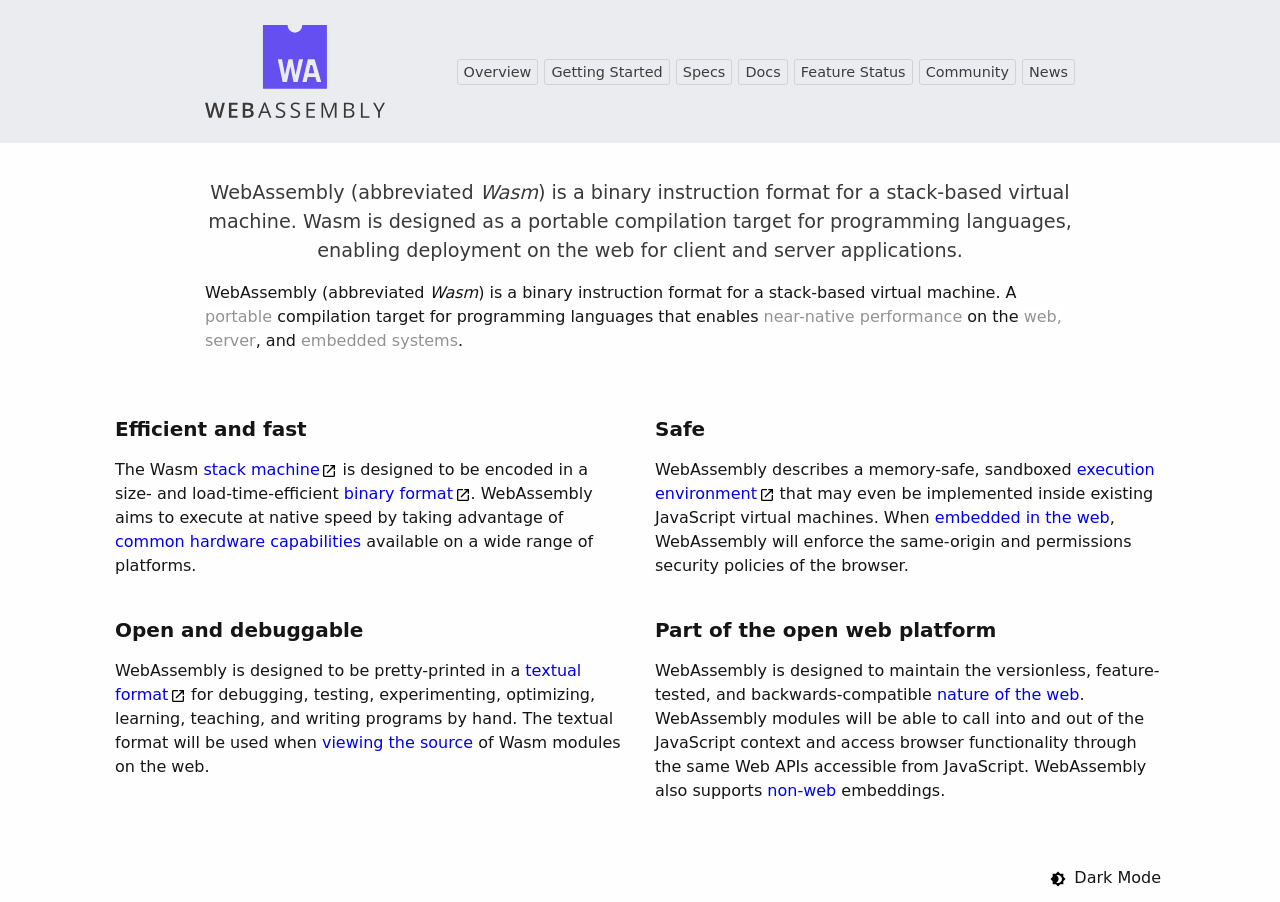
<file: index.html>
<!doctype html>
<html lang="en">
  <head>
    <meta charset="utf-8" />
    <meta
      name="viewport"
      content="width=device-width, minimum-scale=1.0, initial-scale=1.0, user-scalable=yes"
    />
    <meta property="og:title" content="WebAssembly" />
    <meta property="og:description" content="WebAssembly (abbreviated Wasm) is a binary instruction format for a stack-based virtual machine. Wasm is designed as a portable compilation target for programming languages, enabling deployment on the web for client and server applications." />
    <meta property="og:type" content="website" />
    <meta property="og:url" content="https://webassembly.org/" />
    <meta property="og:image" content="https://v1.screenshot.11ty.dev/https%3A%2F%2Fwebassembly.org%2F/opengraph/" />
    <title>WebAssembly</title>
    <link rel="stylesheet" type="text/css" href="/css/custom.css" />
    <noscript id="dark-mode-toggle-stylesheets">
      <link rel="stylesheet" type="text/css" href="/css/light.css" media="(prefers-color-scheme: light)" />
      <link rel="stylesheet" type="text/css" href="/css/dark.css" media="(prefers-color-scheme: dark)" />
      <meta name="color-scheme" content="light dark" />
    </noscript>
    
    <script src="/js/dark-mode-toggle-stylesheets-loader.min.js"></script>
    <script type="module" src="/js/dark-mode-toggle.min.mjs"></script>
    <script type="module" src="/js/wasm-compat.js"></script>
    <link rel="shortcut icon" href="/favicon.ico" type="image/x-icon" />
    <link rel="icon" href="/favicon.ico" type="image/x-icon" />
    <link rel="alternate" type="application/atom+xml" title="WebAssembly News" href="/feed.xml">
  </head>
  <body>
    <header class="page-section">
      <div class="container-narrow">
        <a class="site-logo" href="/" title="WebAssembly"></a>
        <nav class="site-nav">
          <a class="site-nav-item btn" href="/">Overview</a>
          <a class="site-nav-item btn" href="/getting-started/developers-guide/"
            >Getting Started</a
          >
          <a class="site-nav-item btn" href="/specs">Specs</a>
          <a class="site-nav-item btn" href="/docs/faq/">Docs</a>
          <a class="site-nav-item btn" href="/features/">Feature Status</a>
          <a class="site-nav-item btn" href="/community/resources/"
            >Community</a
          >
          <a class="site-nav-item btn" href="/news/"
            >News</a
          >
        </nav>
      </div>
    </header>
    
    <section class="page-section-spacious flush-bottom">
      <div class="container-narrow">
        <p class="lead">WebAssembly (abbreviated <i>Wasm</i>) is a binary instruction format for a stack-based virtual machine. Wasm is designed as a portable compilation target for programming languages, enabling deployment on the web for client and server applications.
<p class="hero-sub reveal rd1"> WebAssembly (abbreviated <i>Wasm</i>) is a binary instruction format for a stack-based virtual machine. A <span class="highlight">portable</span> compilation target for programming languages that enables <span class="highlight">near-native performance</span> on the <span class="highlight">web, server</span>, and <span class="highlight">embedded systems</span>. </p></p>
      </div>
    </section>
    

<section>
  <div class="container"><div class="row">
  <div class="bubble col-xs-12 col-md-6">
    <h3>Efficient and fast</h3>
    <p>The Wasm <a href="https://webassembly.github.io/spec/core/exec/index.html">stack machine</a> is designed to be encoded in a size- and load-time-efficient <a href="https://webassembly.github.io/spec/core/binary/index.html">binary format</a>. WebAssembly aims to execute at native speed by taking advantage of <a href="/docs/portability/#assumptions-for-efficient-execution">common hardware capabilities</a> available on a wide range of platforms.</p>
  </div>
  <div class="bubble col-xs-12 col-md-6">
    <h3>Safe</h3>
    <p>WebAssembly describes a memory-safe, sandboxed <a href="https://webassembly.github.io/spec/core/exec/index.html#linear-memory">execution environment</a> that may even be implemented inside existing JavaScript virtual machines. When <a href="/docs/web/">embedded in the web</a>, WebAssembly will enforce the same-origin and permissions security policies of the browser.</p>
  </div>
  <div class="bubble col-xs-12 col-md-6">
    <h3>Open and debuggable</h3>
    <p>WebAssembly is designed to be pretty-printed in a <a href="https://webassembly.github.io/spec/core/text/index.html">textual format</a> for debugging, testing, experimenting, optimizing, learning, teaching, and writing programs by hand. The textual format will be used when <a href="/docs/faq/#will-webassembly-support-view-source-on-the-web">viewing the source</a> of Wasm modules on the web.</p>
  </div>
  <div class="bubble col-xs-12 col-md-6">
    <h3>Part of the open web platform</h3>
    <p>WebAssembly is designed to maintain the versionless, feature-tested, and backwards-compatible <a href="/docs/web/">nature of the web</a>. WebAssembly modules will be able to call into and out of the JavaScript context and access browser functionality through the same Web APIs accessible from JavaScript. WebAssembly also supports <a href="/docs/non-web/">non-web</a> embeddings.</p>
  </div>
</div>
</div>
</section>
  <footer class="container">
    <dark-mode-toggle dark="Light Mode" light="Dark Mode" permanent></dark-mode-toggle>
  </footer>
  </body>
</html>
</file>
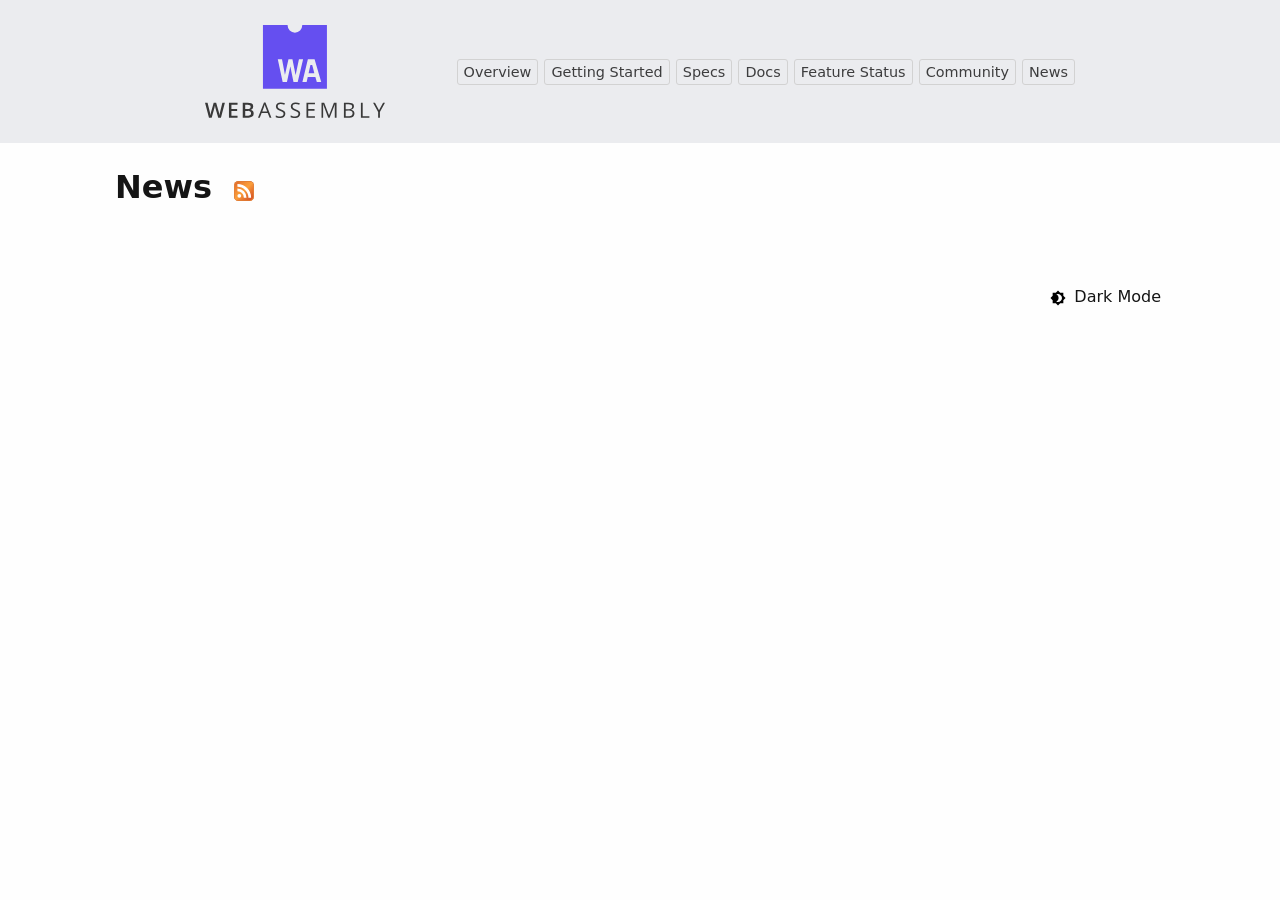
<file: news/index.html>
<!doctype html>
<html lang="en">
  <head>
    <meta charset="utf-8" />
    <meta
      name="viewport"
      content="width=device-width, minimum-scale=1.0, initial-scale=1.0, user-scalable=yes"
    />
    <meta property="og:title" content="News - WebAssembly" />
    <meta property="og:description" content="WebAssembly (abbreviated Wasm) is a binary instruction format for a stack-based virtual machine. Wasm is designed as a portable compilation target for programming languages, enabling deployment on the web for client and server applications." />
    <meta property="og:type" content="website" />
    <meta property="og:url" content="https://webassembly.org/news/index.html" />
    <meta property="og:image" content="https://v1.screenshot.11ty.dev/https%3A%2F%2Fwebassembly.org%2Fnews%2Findex.html/opengraph/" />
    <title>News - WebAssembly</title>
    <link rel="stylesheet" type="text/css" href="/css/custom.css" />
    <noscript id="dark-mode-toggle-stylesheets">
      <link rel="stylesheet" type="text/css" href="/css/light.css" media="(prefers-color-scheme: light)" />
      <link rel="stylesheet" type="text/css" href="/css/dark.css" media="(prefers-color-scheme: dark)" />
      <meta name="color-scheme" content="light dark" />
    </noscript>
    
    <script src="/js/dark-mode-toggle-stylesheets-loader.min.js"></script>
    <script type="module" src="/js/dark-mode-toggle.min.mjs"></script>
    <script type="module" src="/js/wasm-compat.js"></script>
    <link rel="shortcut icon" href="/favicon.ico" type="image/x-icon" />
    <link rel="icon" href="/favicon.ico" type="image/x-icon" />
    <link rel="alternate" type="application/atom+xml" title="WebAssembly News" href="/feed.xml">
  </head>
  <body>
    <header class="page-section">
      <div class="container-narrow">
        <a class="site-logo" href="/" title="WebAssembly"></a>
        <nav class="site-nav">
          <a class="site-nav-item btn" href="/">Overview</a>
          <a class="site-nav-item btn" href="/getting-started/developers-guide/"
            >Getting Started</a
          >
          <a class="site-nav-item btn" href="/specs">Specs</a>
          <a class="site-nav-item btn" href="/docs/faq/">Docs</a>
          <a class="site-nav-item btn" href="/features/">Feature Status</a>
          <a class="site-nav-item btn" href="/community/resources/"
            >Community</a
          >
          <a class="site-nav-item btn" href="/news/"
            >News</a
          >
        </nav>
      </div>
    </header>
    

<section>
  <div class="container"><h1 style="display: inline-block; margin-inline-end: 1rem">News</h1>
<a href="/feed.xml"
  ><img
    class="feed-icon"
    width="20"
    height="20"
    src="/images/feed.svg"
    alt="Subscribe to the news feed"
/></a>
<ul>
  
</ul>
</div>
</section>
  <footer class="container">
    <dark-mode-toggle dark="Light Mode" light="Dark Mode" permanent></dark-mode-toggle>
  </footer>
  </body>
</html>
</file>
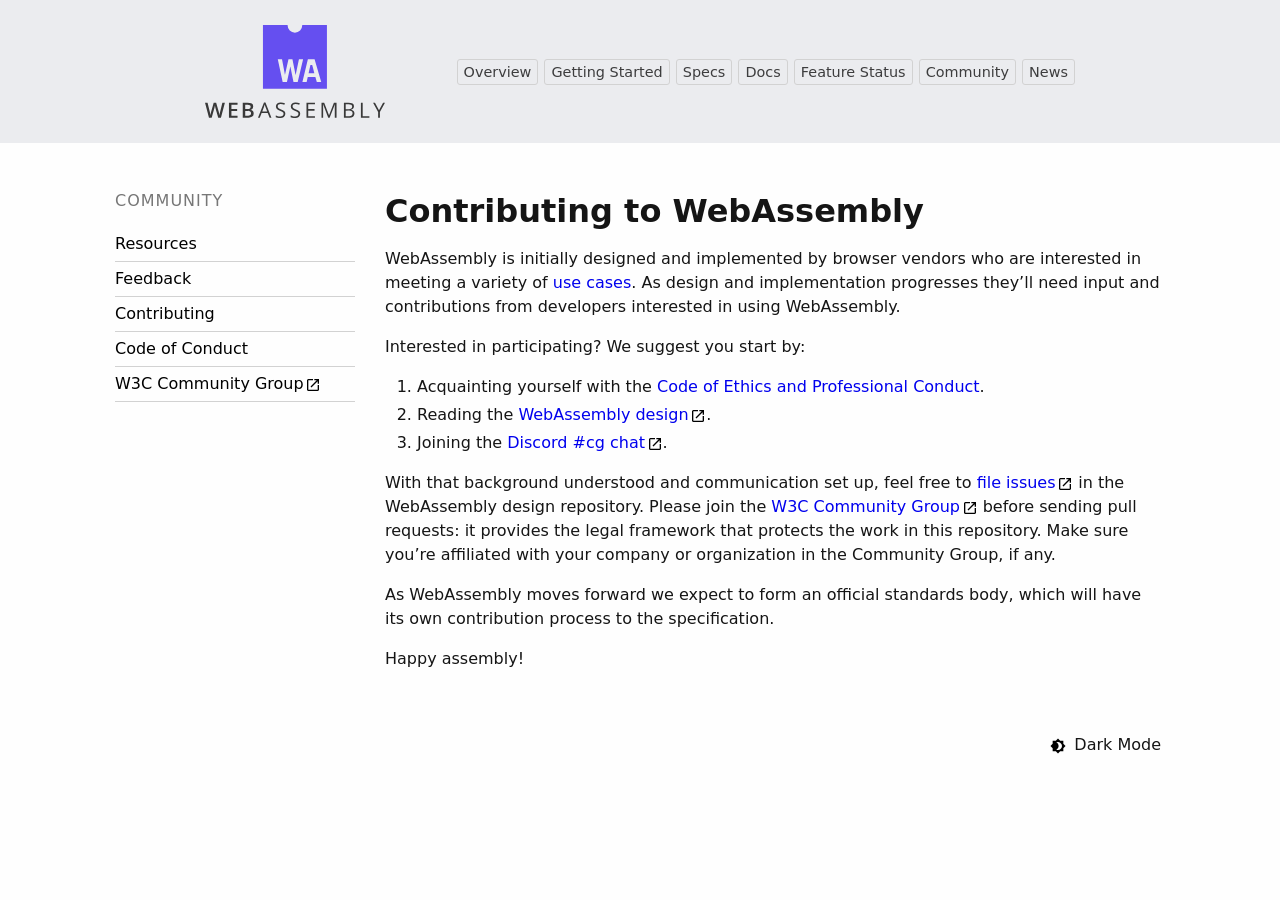
<file: community/contributing/index.html>
<!doctype html>
<html lang="en">
  <head>
    <meta charset="utf-8" />
    <meta
      name="viewport"
      content="width=device-width, minimum-scale=1.0, initial-scale=1.0, user-scalable=yes"
    />
    <meta property="og:title" content="Contributing to WebAssembly - WebAssembly" />
    <meta property="og:description" content="WebAssembly (abbreviated Wasm) is a binary instruction format for a stack-based virtual machine. Wasm is designed as a portable compilation target for programming languages, enabling deployment on the web for client and server applications." />
    <meta property="og:type" content="website" />
    <meta property="og:url" content="https://webassembly.org/community/contributing/" />
    <meta property="og:image" content="https://v1.screenshot.11ty.dev/https%3A%2F%2Fwebassembly.org%2Fcommunity%2Fcontributing%2F/opengraph/" />
    <title>Contributing to WebAssembly - WebAssembly</title>
    <link rel="stylesheet" type="text/css" href="/css/custom.css" />
    <noscript id="dark-mode-toggle-stylesheets">
      <link rel="stylesheet" type="text/css" href="/css/light.css" media="(prefers-color-scheme: light)" />
      <link rel="stylesheet" type="text/css" href="/css/dark.css" media="(prefers-color-scheme: dark)" />
      <meta name="color-scheme" content="light dark" />
    </noscript>
    
    <script src="/js/dark-mode-toggle-stylesheets-loader.min.js"></script>
    <script type="module" src="/js/dark-mode-toggle.min.mjs"></script>
    <script type="module" src="/js/wasm-compat.js"></script>
    <link rel="shortcut icon" href="/favicon.ico" type="image/x-icon" />
    <link rel="icon" href="/favicon.ico" type="image/x-icon" />
    <link rel="alternate" type="application/atom+xml" title="WebAssembly News" href="/feed.xml">
  </head>
  <body>
    <header class="page-section">
      <div class="container-narrow">
        <a class="site-logo" href="/" title="WebAssembly"></a>
        <nav class="site-nav">
          <a class="site-nav-item btn" href="/">Overview</a>
          <a class="site-nav-item btn" href="/getting-started/developers-guide/"
            >Getting Started</a
          >
          <a class="site-nav-item btn" href="/specs">Specs</a>
          <a class="site-nav-item btn" href="/docs/faq/">Docs</a>
          <a class="site-nav-item btn" href="/features/">Feature Status</a>
          <a class="site-nav-item btn" href="/community/resources/"
            >Community</a
          >
          <a class="site-nav-item btn" href="/news/"
            >News</a
          >
        </nav>
      </div>
    </header>
    

<section>
  <div class="container">
    <div class="row">
      <div class="col-xs-12 col-lg-9 col-pop"><h1 id="contributing-to-webassembly">Contributing to WebAssembly</h1>

<p>WebAssembly is initially designed and implemented by browser vendors who are
interested in meeting a variety of <a href="/docs/use-cases/">use cases</a>. As design and
implementation progresses they’ll need input and contributions from developers
interested in using WebAssembly.</p>

<p>Interested in participating? We suggest you start by:</p>

<ol>
  <li>Acquainting yourself with the
<a href="/community/code-of-conduct/">Code of Ethics and Professional Conduct</a>.</li>
  <li>Reading the <a href="https://github.com/WebAssembly/design">WebAssembly design</a>.</li>
  <li>Joining the <a href="https://discord.gg/kx5VNQa">Discord #cg chat</a>.</li>
</ol>

<p>With that background understood and communication set up, feel free to <a href="https://github.com/WebAssembly/design/issues">file
issues</a> in the WebAssembly design repository. Please join the <a href="https://www.w3.org/community/webassembly/">W3C Community
Group</a> before sending pull requests: it provides the legal framework that
protects the work in this repository. Make sure you’re affiliated with your
company or organization in the Community Group, if any.</p>

<p>As WebAssembly moves forward we expect to form an official standards body, which
will have its own contribution process to the specification.</p>

<p>Happy assembly!</p>

</div>
      <div class="col-xs-12 col-lg-3">
        <h6 class="side-title">Community</h6>
        <nav class="side-nav">
          <a class="side-nav-item" href="/community/resources/">Resources</a>
          <a class="side-nav-item" href="/community/feedback/">Feedback</a>
          <a class="side-nav-item" href="/community/contributing/"
            >Contributing</a
          >
          <a class="side-nav-item" href="/community/code-of-conduct/"
            >Code of Conduct</a
          >
          <a
            class="side-nav-item"
            href="https://www.w3.org/community/webassembly/"
            >W3C Community Group</a
          >
        </nav>
      </div>
    </div>
  </div>
</section>
  <footer class="container">
    <dark-mode-toggle dark="Light Mode" light="Dark Mode" permanent></dark-mode-toggle>
  </footer>
  </body>
</html>
</file>
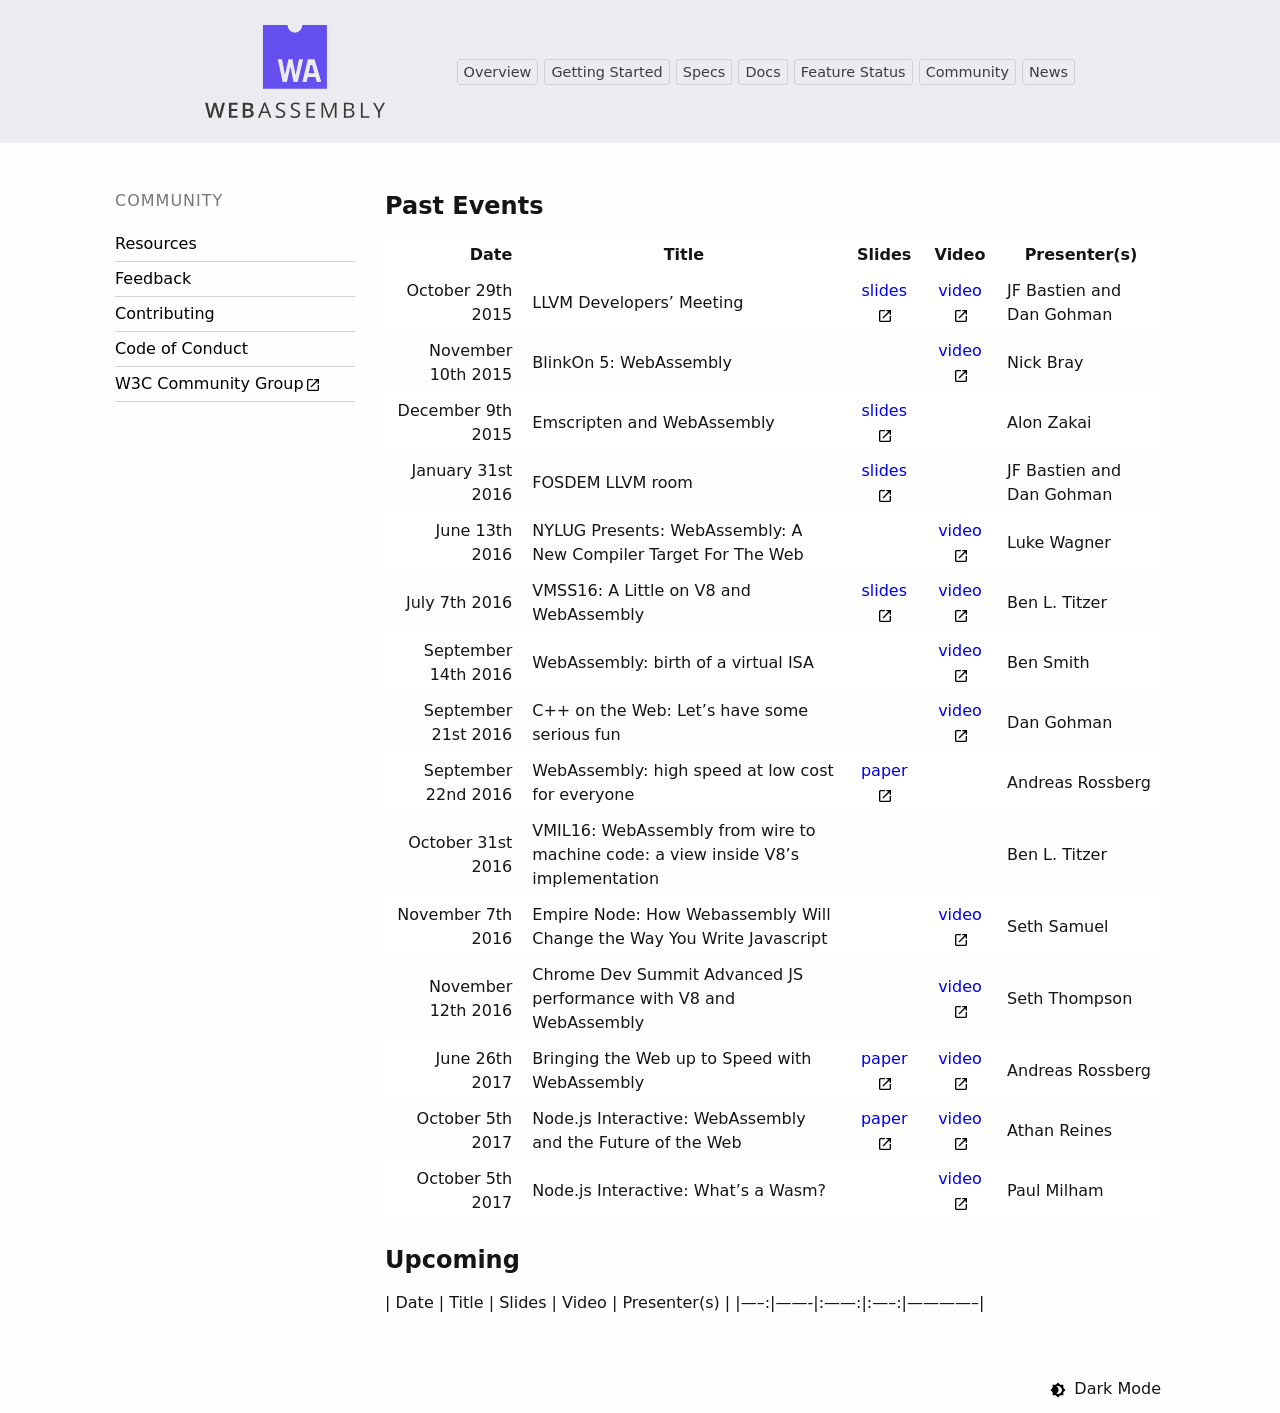
<file: community/events/index.html>
<!doctype html>
<html lang="en">
  <head>
    <meta charset="utf-8" />
    <meta
      name="viewport"
      content="width=device-width, minimum-scale=1.0, initial-scale=1.0, user-scalable=yes"
    />
    <meta property="og:title" content="Past Events - WebAssembly" />
    <meta property="og:description" content="WebAssembly (abbreviated Wasm) is a binary instruction format for a stack-based virtual machine. Wasm is designed as a portable compilation target for programming languages, enabling deployment on the web for client and server applications." />
    <meta property="og:type" content="website" />
    <meta property="og:url" content="https://webassembly.org/community/events/" />
    <meta property="og:image" content="https://v1.screenshot.11ty.dev/https%3A%2F%2Fwebassembly.org%2Fcommunity%2Fevents%2F/opengraph/" />
    <title>Past Events - WebAssembly</title>
    <link rel="stylesheet" type="text/css" href="/css/custom.css" />
    <noscript id="dark-mode-toggle-stylesheets">
      <link rel="stylesheet" type="text/css" href="/css/light.css" media="(prefers-color-scheme: light)" />
      <link rel="stylesheet" type="text/css" href="/css/dark.css" media="(prefers-color-scheme: dark)" />
      <meta name="color-scheme" content="light dark" />
    </noscript>
    
    <script src="/js/dark-mode-toggle-stylesheets-loader.min.js"></script>
    <script type="module" src="/js/dark-mode-toggle.min.mjs"></script>
    <script type="module" src="/js/wasm-compat.js"></script>
    <link rel="shortcut icon" href="/favicon.ico" type="image/x-icon" />
    <link rel="icon" href="/favicon.ico" type="image/x-icon" />
    <link rel="alternate" type="application/atom+xml" title="WebAssembly News" href="/feed.xml">
  </head>
  <body>
    <header class="page-section">
      <div class="container-narrow">
        <a class="site-logo" href="/" title="WebAssembly"></a>
        <nav class="site-nav">
          <a class="site-nav-item btn" href="/">Overview</a>
          <a class="site-nav-item btn" href="/getting-started/developers-guide/"
            >Getting Started</a
          >
          <a class="site-nav-item btn" href="/specs">Specs</a>
          <a class="site-nav-item btn" href="/docs/faq/">Docs</a>
          <a class="site-nav-item btn" href="/features/">Feature Status</a>
          <a class="site-nav-item btn" href="/community/resources/"
            >Community</a
          >
          <a class="site-nav-item btn" href="/news/"
            >News</a
          >
        </nav>
      </div>
    </header>
    

<section>
  <div class="container">
    <div class="row">
      <div class="col-xs-12 col-lg-9 col-pop"><h2 id="past-events">Past Events</h2>

<table>
  <thead>
    <tr>
      <th style="text-align: right">Date</th>
      <th>Title</th>
      <th style="text-align: center">Slides</th>
      <th style="text-align: center">Video</th>
      <th>Presenter(s)</th>
    </tr>
  </thead>
  <tbody>
    <tr>
      <td style="text-align: right">October   29th 2015</td>
      <td>LLVM Developers’ Meeting</td>
      <td style="text-align: center"><a href="https://llvm.org/devmtg/2015-10/slides/BastienGohman-WebAssembly-HereBeDragons.pdf">slides</a></td>
      <td style="text-align: center"><a href="https://www.youtube.com/watch?v=5W7NkofUtAw">video</a></td>
      <td>JF Bastien and Dan Gohman</td>
    </tr>
    <tr>
      <td style="text-align: right">November  10th 2015</td>
      <td>BlinkOn 5: WebAssembly</td>
      <td style="text-align: center"> </td>
      <td style="text-align: center"><a href="https://youtu.be/iCSAUHpPbiU">video</a></td>
      <td>Nick Bray</td>
    </tr>
    <tr>
      <td style="text-align: right">December   9th 2015</td>
      <td>Emscripten and WebAssembly</td>
      <td style="text-align: center"><a href="https://kripken.github.io/talks/wasm.html">slides</a></td>
      <td style="text-align: center"> </td>
      <td>Alon Zakai</td>
    </tr>
    <tr>
      <td style="text-align: right">January   31st 2016</td>
      <td>FOSDEM LLVM room</td>
      <td style="text-align: center"><a href="https://fosdem.org/2016/schedule/event/llvm_webassembly">slides</a></td>
      <td style="text-align: center"> </td>
      <td>JF Bastien and Dan Gohman</td>
    </tr>
    <tr>
      <td style="text-align: right">June      13th 2016</td>
      <td>NYLUG Presents: WebAssembly: A New Compiler Target For The Web</td>
      <td style="text-align: center"> </td>
      <td style="text-align: center"><a href="https://www.youtube.com/watch?v=RByPdCN1RQ4">video</a></td>
      <td>Luke Wagner</td>
    </tr>
    <tr>
      <td style="text-align: right">July       7th 2016</td>
      <td>VMSS16: A Little on V8 and WebAssembly</td>
      <td style="text-align: center"><a href="https://ia601208.us.archive.org/16/items/vmss16/titzer.pdf">slides</a></td>
      <td style="text-align: center"><a href="https://www.youtube.com/watch?v=BRNxM8szTPA">video</a></td>
      <td>Ben L. Titzer</td>
    </tr>
    <tr>
      <td style="text-align: right">September 14th 2016</td>
      <td>WebAssembly: birth of a virtual ISA</td>
      <td style="text-align: center"> </td>
      <td style="text-align: center"><a href="https://www.youtube.com/watch?v=vmzz17JGPHI">video</a></td>
      <td>Ben Smith</td>
    </tr>
    <tr>
      <td style="text-align: right">September 21st 2016</td>
      <td>C++ on the Web: Let’s have some serious fun</td>
      <td style="text-align: center"> </td>
      <td style="text-align: center"><a href="https://www.youtube.com/watch?v=jXMtQ2fTl4c">video</a></td>
      <td>Dan Gohman</td>
    </tr>
    <tr>
      <td style="text-align: right">September 22nd 2016</td>
      <td>WebAssembly: high speed at low cost for everyone</td>
      <td style="text-align: center"><a href="http://www.mlworkshop.org/2016-1.pdf">paper</a></td>
      <td style="text-align: center"> </td>
      <td>Andreas Rossberg</td>
    </tr>
    <tr>
      <td style="text-align: right">October   31st 2016</td>
      <td>VMIL16: WebAssembly from wire to machine code: a view inside V8’s implementation</td>
      <td style="text-align: center"> </td>
      <td style="text-align: center"> </td>
      <td>Ben L. Titzer</td>
    </tr>
    <tr>
      <td style="text-align: right">November   7th 2016</td>
      <td>Empire Node: How Webassembly Will Change the Way You Write Javascript</td>
      <td style="text-align: center"> </td>
      <td style="text-align: center"><a href="https://www.youtube.com/watch?v=kq2HBddiyh0">video</a></td>
      <td>Seth Samuel</td>
    </tr>
    <tr>
      <td style="text-align: right">November  12th 2016</td>
      <td>Chrome Dev Summit Advanced JS performance with V8 and WebAssembly</td>
      <td style="text-align: center"> </td>
      <td style="text-align: center"><a href="https://www.youtube.com/watch?v=PvZdTZ1Nl5o">video</a></td>
      <td>Seth Thompson</td>
    </tr>
    <tr>
      <td style="text-align: right">June      26th 2017</td>
      <td>Bringing the Web up to Speed with WebAssembly</td>
      <td style="text-align: center"><a href="https://github.com/WebAssembly/spec/blob/master/papers/pldi2017.pdf">paper</a></td>
      <td style="text-align: center"><a href="https://www.youtube.com/watch?v=AFy5TdrFG9Y">video</a></td>
      <td>Andreas Rossberg</td>
    </tr>
    <tr>
      <td style="text-align: right">October      5th 2017</td>
      <td>Node.js Interactive: WebAssembly and the Future of the Web</td>
      <td style="text-align: center"><a href="https://kgryte.github.io/talks-nodejs-interactive-2017/#/splash">paper</a></td>
      <td style="text-align: center"><a href="https://www.youtube.com/watch?v=iJL59lh4IJA">video</a></td>
      <td>Athan Reines</td>
    </tr>
    <tr>
      <td style="text-align: right">October      5th 2017</td>
      <td>Node.js Interactive: What’s a Wasm?</td>
      <td style="text-align: center"> </td>
      <td style="text-align: center"><a href="https://www.youtube.com/watch?v=gk9ERa7UYPM">video</a></td>
      <td>Paul Milham</td>
    </tr>
  </tbody>
</table>

<h2 id="upcoming">Upcoming</h2>

<p>| Date | Title | Slides | Video | Presenter(s) |
|—–:|——-|:——:|:—–:|————–|</p>
</div>
      <div class="col-xs-12 col-lg-3">
        <h6 class="side-title">Community</h6>
        <nav class="side-nav">
          <a class="side-nav-item" href="/community/resources/">Resources</a>
          <a class="side-nav-item" href="/community/feedback/">Feedback</a>
          <a class="side-nav-item" href="/community/contributing/"
            >Contributing</a
          >
          <a class="side-nav-item" href="/community/code-of-conduct/"
            >Code of Conduct</a
          >
          <a
            class="side-nav-item"
            href="https://www.w3.org/community/webassembly/"
            >W3C Community Group</a
          >
        </nav>
      </div>
    </div>
  </div>
</section>
  <footer class="container">
    <dark-mode-toggle dark="Light Mode" light="Dark Mode" permanent></dark-mode-toggle>
  </footer>
  </body>
</html>
</file>
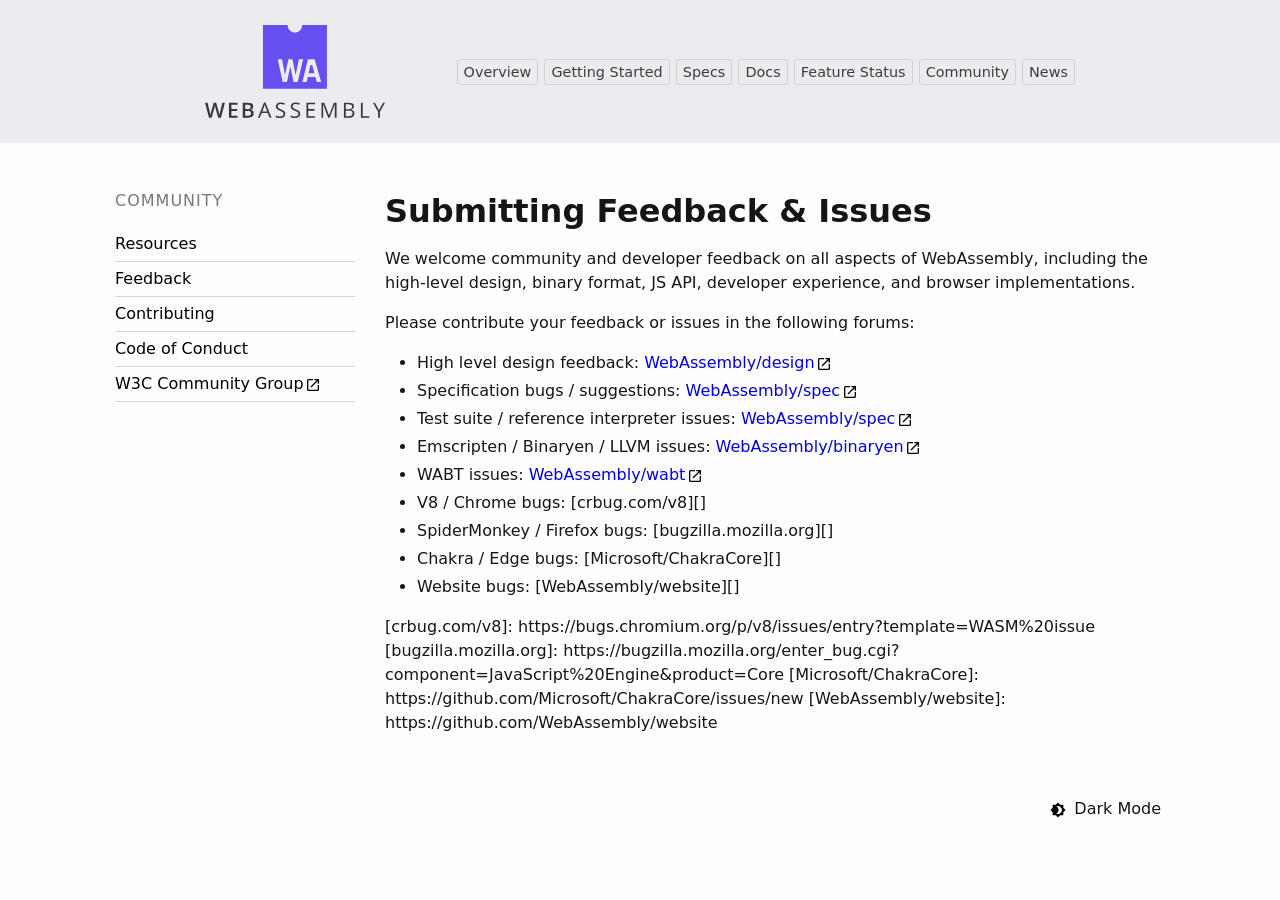
<file: community/feedback/index.html>
<!doctype html>
<html lang="en">
  <head>
    <meta charset="utf-8" />
    <meta
      name="viewport"
      content="width=device-width, minimum-scale=1.0, initial-scale=1.0, user-scalable=yes"
    />
    <meta property="og:title" content="Submitting Feedback & Issues - WebAssembly" />
    <meta property="og:description" content="WebAssembly (abbreviated Wasm) is a binary instruction format for a stack-based virtual machine. Wasm is designed as a portable compilation target for programming languages, enabling deployment on the web for client and server applications." />
    <meta property="og:type" content="website" />
    <meta property="og:url" content="https://webassembly.org/community/feedback/" />
    <meta property="og:image" content="https://v1.screenshot.11ty.dev/https%3A%2F%2Fwebassembly.org%2Fcommunity%2Ffeedback%2F/opengraph/" />
    <title>Submitting Feedback & Issues - WebAssembly</title>
    <link rel="stylesheet" type="text/css" href="/css/custom.css" />
    <noscript id="dark-mode-toggle-stylesheets">
      <link rel="stylesheet" type="text/css" href="/css/light.css" media="(prefers-color-scheme: light)" />
      <link rel="stylesheet" type="text/css" href="/css/dark.css" media="(prefers-color-scheme: dark)" />
      <meta name="color-scheme" content="light dark" />
    </noscript>
    
    <script src="/js/dark-mode-toggle-stylesheets-loader.min.js"></script>
    <script type="module" src="/js/dark-mode-toggle.min.mjs"></script>
    <script type="module" src="/js/wasm-compat.js"></script>
    <link rel="shortcut icon" href="/favicon.ico" type="image/x-icon" />
    <link rel="icon" href="/favicon.ico" type="image/x-icon" />
    <link rel="alternate" type="application/atom+xml" title="WebAssembly News" href="/feed.xml">
  </head>
  <body>
    <header class="page-section">
      <div class="container-narrow">
        <a class="site-logo" href="/" title="WebAssembly"></a>
        <nav class="site-nav">
          <a class="site-nav-item btn" href="/">Overview</a>
          <a class="site-nav-item btn" href="/getting-started/developers-guide/"
            >Getting Started</a
          >
          <a class="site-nav-item btn" href="/specs">Specs</a>
          <a class="site-nav-item btn" href="/docs/faq/">Docs</a>
          <a class="site-nav-item btn" href="/features/">Feature Status</a>
          <a class="site-nav-item btn" href="/community/resources/"
            >Community</a
          >
          <a class="site-nav-item btn" href="/news/"
            >News</a
          >
        </nav>
      </div>
    </header>
    

<section>
  <div class="container">
    <div class="row">
      <div class="col-xs-12 col-lg-9 col-pop"><h1 id="submitting-feedback--issues">Submitting Feedback &amp; Issues</h1>

<p>We welcome community and developer feedback on all aspects of WebAssembly,
including the high-level design, binary format, JS API, developer experience,
and browser implementations.</p>

<p>Please contribute your feedback or issues in the following forums:</p>

<ul>
  <li>High level design feedback: <a href="https://github.com/WebAssembly/design">WebAssembly/design</a></li>
  <li>Specification bugs / suggestions: <a href="https://github.com/WebAssembly/spec">WebAssembly/spec</a></li>
  <li>Test suite / reference interpreter issues: <a href="https://github.com/WebAssembly/spec">WebAssembly/spec</a></li>
  <li>Emscripten / Binaryen / LLVM issues: <a href="https://github.com/WebAssembly/binaryen">WebAssembly/binaryen</a></li>
  <li>WABT issues: <a href="https://github.com/WebAssembly/wabt">WebAssembly/wabt</a></li>
  <li>V8 / Chrome bugs: [crbug.com/v8][]</li>
  <li>SpiderMonkey / Firefox bugs: [bugzilla.mozilla.org][]</li>
  <li>Chakra / Edge bugs: [Microsoft/ChakraCore][]</li>
  <li>Website bugs: [WebAssembly/website][]</li>
</ul>

<p>[crbug.com/v8]:
  https://bugs.chromium.org/p/v8/issues/entry?template=WASM%20issue
[bugzilla.mozilla.org]:
  https://bugzilla.mozilla.org/enter_bug.cgi?component=JavaScript%20Engine&amp;product=Core
[Microsoft/ChakraCore]: https://github.com/Microsoft/ChakraCore/issues/new
[WebAssembly/website]: https://github.com/WebAssembly/website</p>
</div>
      <div class="col-xs-12 col-lg-3">
        <h6 class="side-title">Community</h6>
        <nav class="side-nav">
          <a class="side-nav-item" href="/community/resources/">Resources</a>
          <a class="side-nav-item" href="/community/feedback/">Feedback</a>
          <a class="side-nav-item" href="/community/contributing/"
            >Contributing</a
          >
          <a class="side-nav-item" href="/community/code-of-conduct/"
            >Code of Conduct</a
          >
          <a
            class="side-nav-item"
            href="https://www.w3.org/community/webassembly/"
            >W3C Community Group</a
          >
        </nav>
      </div>
    </div>
  </div>
</section>
  <footer class="container">
    <dark-mode-toggle dark="Light Mode" light="Dark Mode" permanent></dark-mode-toggle>
  </footer>
  </body>
</html>
</file>
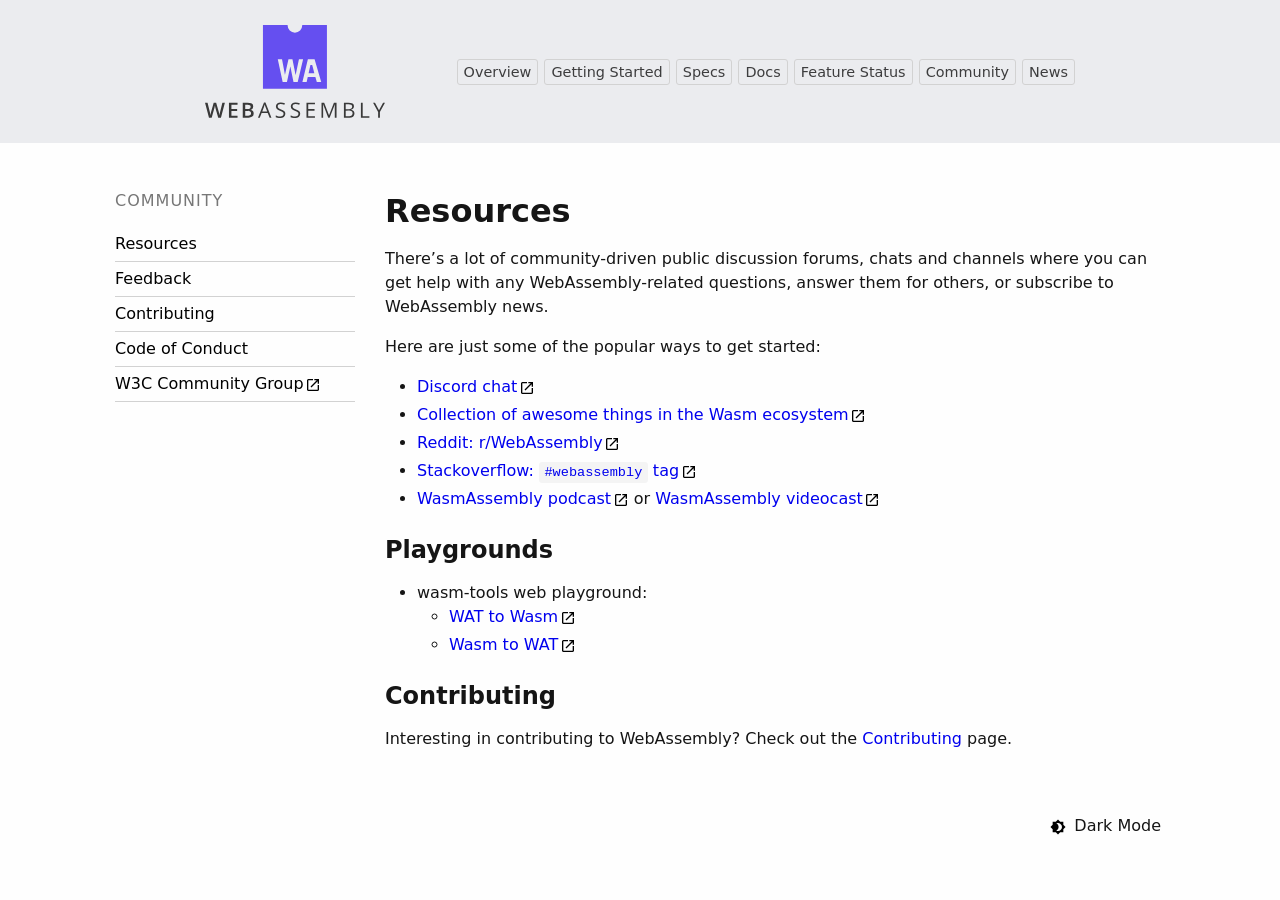
<file: community/resources/index.html>
<!doctype html>
<html lang="en">
  <head>
    <meta charset="utf-8" />
    <meta
      name="viewport"
      content="width=device-width, minimum-scale=1.0, initial-scale=1.0, user-scalable=yes"
    />
    <meta property="og:title" content="Resources - WebAssembly" />
    <meta property="og:description" content="WebAssembly (abbreviated Wasm) is a binary instruction format for a stack-based virtual machine. Wasm is designed as a portable compilation target for programming languages, enabling deployment on the web for client and server applications." />
    <meta property="og:type" content="website" />
    <meta property="og:url" content="https://webassembly.org/community/resources/" />
    <meta property="og:image" content="https://v1.screenshot.11ty.dev/https%3A%2F%2Fwebassembly.org%2Fcommunity%2Fresources%2F/opengraph/" />
    <title>Resources - WebAssembly</title>
    <link rel="stylesheet" type="text/css" href="/css/custom.css" />
    <noscript id="dark-mode-toggle-stylesheets">
      <link rel="stylesheet" type="text/css" href="/css/light.css" media="(prefers-color-scheme: light)" />
      <link rel="stylesheet" type="text/css" href="/css/dark.css" media="(prefers-color-scheme: dark)" />
      <meta name="color-scheme" content="light dark" />
    </noscript>
    
    <script src="/js/dark-mode-toggle-stylesheets-loader.min.js"></script>
    <script type="module" src="/js/dark-mode-toggle.min.mjs"></script>
    <script type="module" src="/js/wasm-compat.js"></script>
    <link rel="shortcut icon" href="/favicon.ico" type="image/x-icon" />
    <link rel="icon" href="/favicon.ico" type="image/x-icon" />
    <link rel="alternate" type="application/atom+xml" title="WebAssembly News" href="/feed.xml">
  </head>
  <body>
    <header class="page-section">
      <div class="container-narrow">
        <a class="site-logo" href="/" title="WebAssembly"></a>
        <nav class="site-nav">
          <a class="site-nav-item btn" href="/">Overview</a>
          <a class="site-nav-item btn" href="/getting-started/developers-guide/"
            >Getting Started</a
          >
          <a class="site-nav-item btn" href="/specs">Specs</a>
          <a class="site-nav-item btn" href="/docs/faq/">Docs</a>
          <a class="site-nav-item btn" href="/features/">Feature Status</a>
          <a class="site-nav-item btn" href="/community/resources/"
            >Community</a
          >
          <a class="site-nav-item btn" href="/news/"
            >News</a
          >
        </nav>
      </div>
    </header>
    

<section>
  <div class="container">
    <div class="row">
      <div class="col-xs-12 col-lg-9 col-pop"><h1 id="resources">Resources</h1>

<p>There’s a lot of community-driven public discussion forums, chats and channels
where you can get help with any WebAssembly-related questions, answer them for
others, or subscribe to WebAssembly news.</p>

<p>Here are just some of the popular ways to get started:</p>

<ul>
  <li><a href="https://discord.gg/jwCC7jS">Discord chat</a></li>
  <li><a href="https://github.com/mbasso/awesome-wasm">Collection of awesome things in the Wasm ecosystem</a></li>
  <li><a href="https://www.reddit.com/r/WebAssembly/">Reddit: r/WebAssembly</a></li>
  <li><a href="https://stackoverflow.com/questions/tagged/webassembly">Stackoverflow: <code class="highlighter-rouge">#webassembly</code> tag</a></li>
  <li><a href="https://wasmassembly.libsyn.com/">WasmAssembly podcast</a> or
<a href="https://www.youtube.com/playlist?list=PLNYkxOF6rcIA46I-YCX3ASF4SRb548z8s">WasmAssembly videocast</a></li>
</ul>

<h2 id="playgrounds">Playgrounds</h2>

<ul>
  <li>wasm-tools web playground:
    <ul>
      <li><a href="https://bytecodealliance.github.io/wasm-tools/parse">WAT to Wasm</a></li>
      <li><a href="https://bytecodealliance.github.io/wasm-tools/print">Wasm to WAT</a></li>
    </ul>
  </li>
</ul>

<h2 id="contributing">Contributing</h2>

<p>Interesting in contributing to WebAssembly? Check out the
<a href="/community/contributing/">Contributing</a> page.</p>
</div>
      <div class="col-xs-12 col-lg-3">
        <h6 class="side-title">Community</h6>
        <nav class="side-nav">
          <a class="side-nav-item" href="/community/resources/">Resources</a>
          <a class="side-nav-item" href="/community/feedback/">Feedback</a>
          <a class="side-nav-item" href="/community/contributing/"
            >Contributing</a
          >
          <a class="side-nav-item" href="/community/code-of-conduct/"
            >Code of Conduct</a
          >
          <a
            class="side-nav-item"
            href="https://www.w3.org/community/webassembly/"
            >W3C Community Group</a
          >
        </nav>
      </div>
    </div>
  </div>
</section>
  <footer class="container">
    <dark-mode-toggle dark="Light Mode" light="Dark Mode" permanent></dark-mode-toggle>
  </footer>
  </body>
</html>
</file>
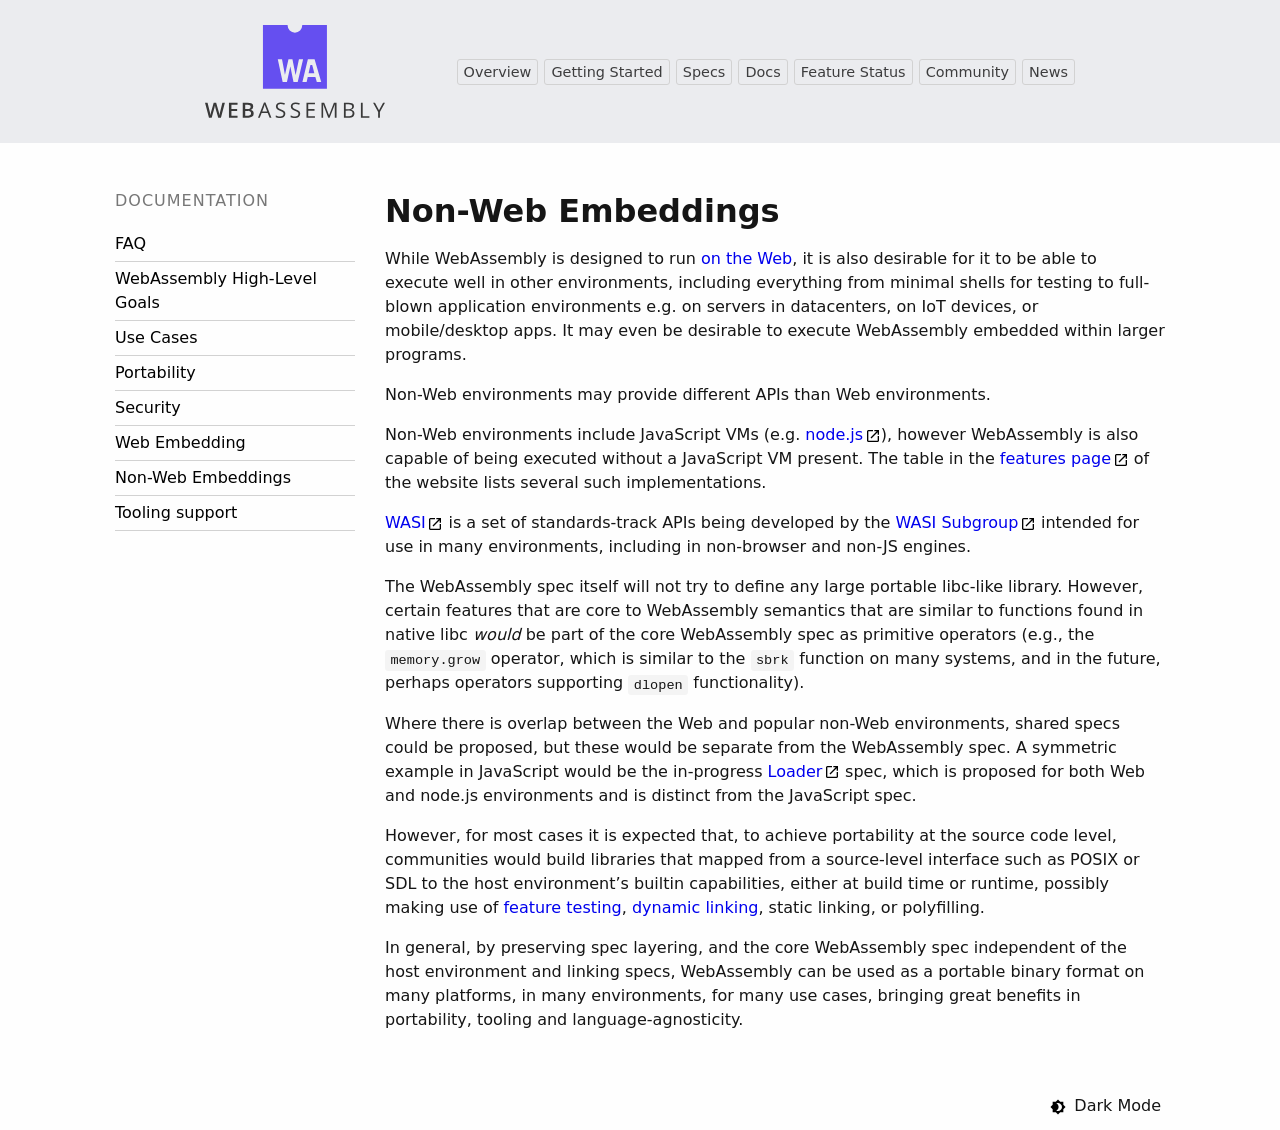
<file: docs/non-web/index.html>
<!doctype html>
<html lang="en">
  <head>
    <meta charset="utf-8" />
    <meta
      name="viewport"
      content="width=device-width, minimum-scale=1.0, initial-scale=1.0, user-scalable=yes"
    />
    <meta property="og:title" content="Non-Web Embeddings - WebAssembly" />
    <meta property="og:description" content="WebAssembly (abbreviated Wasm) is a binary instruction format for a stack-based virtual machine. Wasm is designed as a portable compilation target for programming languages, enabling deployment on the web for client and server applications." />
    <meta property="og:type" content="website" />
    <meta property="og:url" content="https://webassembly.org/docs/non-web/" />
    <meta property="og:image" content="https://v1.screenshot.11ty.dev/https%3A%2F%2Fwebassembly.org%2Fdocs%2Fnon-web%2F/opengraph/" />
    <title>Non-Web Embeddings - WebAssembly</title>
    <link rel="stylesheet" type="text/css" href="/css/custom.css" />
    <noscript id="dark-mode-toggle-stylesheets">
      <link rel="stylesheet" type="text/css" href="/css/light.css" media="(prefers-color-scheme: light)" />
      <link rel="stylesheet" type="text/css" href="/css/dark.css" media="(prefers-color-scheme: dark)" />
      <meta name="color-scheme" content="light dark" />
    </noscript>
    
    <script src="/js/dark-mode-toggle-stylesheets-loader.min.js"></script>
    <script type="module" src="/js/dark-mode-toggle.min.mjs"></script>
    <script type="module" src="/js/wasm-compat.js"></script>
    <link rel="shortcut icon" href="/favicon.ico" type="image/x-icon" />
    <link rel="icon" href="/favicon.ico" type="image/x-icon" />
    <link rel="alternate" type="application/atom+xml" title="WebAssembly News" href="/feed.xml">
  </head>
  <body>
    <header class="page-section">
      <div class="container-narrow">
        <a class="site-logo" href="/" title="WebAssembly"></a>
        <nav class="site-nav">
          <a class="site-nav-item btn" href="/">Overview</a>
          <a class="site-nav-item btn" href="/getting-started/developers-guide/"
            >Getting Started</a
          >
          <a class="site-nav-item btn" href="/specs">Specs</a>
          <a class="site-nav-item btn" href="/docs/faq/">Docs</a>
          <a class="site-nav-item btn" href="/features/">Feature Status</a>
          <a class="site-nav-item btn" href="/community/resources/"
            >Community</a
          >
          <a class="site-nav-item btn" href="/news/"
            >News</a
          >
        </nav>
      </div>
    </header>
    

<section>
  <div class="container">
    <div class="row">
      <div class="col-xs-12 col-lg-9 col-pop"><h1 id="non-web-embeddings">Non-Web Embeddings</h1>

<p>While WebAssembly is designed to run <a href="../web/">on the Web</a>, it is
also desirable for it to be able to execute well in other environments,
including everything from minimal shells for testing to full-blown
application environments e.g. on servers in datacenters, on IoT devices,
or mobile/desktop apps. It may even be desirable to execute WebAssembly
embedded within larger programs.</p>

<p>Non-Web environments may provide different APIs than Web
environments.</p>

<p>Non-Web environments include JavaScript VMs (e.g. <a href="https://nodejs.org">node.js</a>), however
WebAssembly is also capable of being executed without a JavaScript VM present.
The table in the <a href="https://webassembly.org/features/">features page</a> of the website lists several such
implementations.</p>

<p><a href="https://wasi.dev">WASI</a> is a set of standards-track APIs being developed by the <a href="https://github.com/WebAssembly/wasi">WASI Subgroup</a>
intended for use in many environments, including in non-browser and non-JS
engines.</p>

<p>The WebAssembly spec itself will not try to define any large portable libc-like
library. However, certain features that are core to WebAssembly semantics that
are similar to functions found in native libc <em>would</em> be part of the core
WebAssembly spec as primitive operators (e.g., the <code class="highlighter-rouge">memory.grow</code> operator, which
is similar to the <code class="highlighter-rouge">sbrk</code> function on many systems, and in the future, perhaps
operators supporting <code class="highlighter-rouge">dlopen</code> functionality).</p>

<p>Where there is overlap between the Web and popular non-Web environments,
shared specs could be proposed, but these would be separate from the WebAssembly
spec. A symmetric example in JavaScript would be the in-progress 
<a href="https://whatwg.github.io/loader">Loader</a> spec, which is proposed for both
Web and node.js environments and is distinct from the JavaScript spec.</p>

<p>However, for most cases it is expected that, to achieve portability at the
source code level, communities would build libraries that mapped from a 
source-level interface such as POSIX or SDL to the host environment’s builtin
capabilities, either at build time or runtime, possibly making use of
<a href="../feature-test/">feature testing</a>, <a href="../dynamic-linking/">dynamic linking</a>,
static linking, or polyfilling.</p>

<p>In general, by preserving spec layering, and the core WebAssembly spec
independent of the host environment and linking specs, WebAssembly can be
used as a portable binary format on many platforms, in many environments, for
many use cases, bringing great benefits in portability, tooling and
language-agnosticity.</p>

</div>
      <div class="col-xs-12 col-lg-3">
        <h6 class="side-title">Documentation</h6>
        <nav class="side-nav">
           
          <a class="side-nav-item" href="/docs/faq/">FAQ</a>
          
          <a class="side-nav-item" href="/docs/high-level-goals/">WebAssembly High-Level Goals</a>
          
          <a class="side-nav-item" href="/docs/use-cases/">Use Cases</a>
          
          <a class="side-nav-item" href="/docs/portability/">Portability</a>
          
          <a class="side-nav-item" href="/docs/security/">Security</a>
          
          <a class="side-nav-item" href="/docs/web/">Web Embedding</a>
          
          <a class="side-nav-item" href="/docs/non-web/">Non-Web Embeddings</a>
          
          <a class="side-nav-item" href="/docs/tooling/">Tooling support</a>
          
        </nav>
      </div>
    </div>
  </div>
</section>
  <footer class="container">
    <dark-mode-toggle dark="Light Mode" light="Dark Mode" permanent></dark-mode-toggle>
  </footer>
  </body>
</html>
</file>
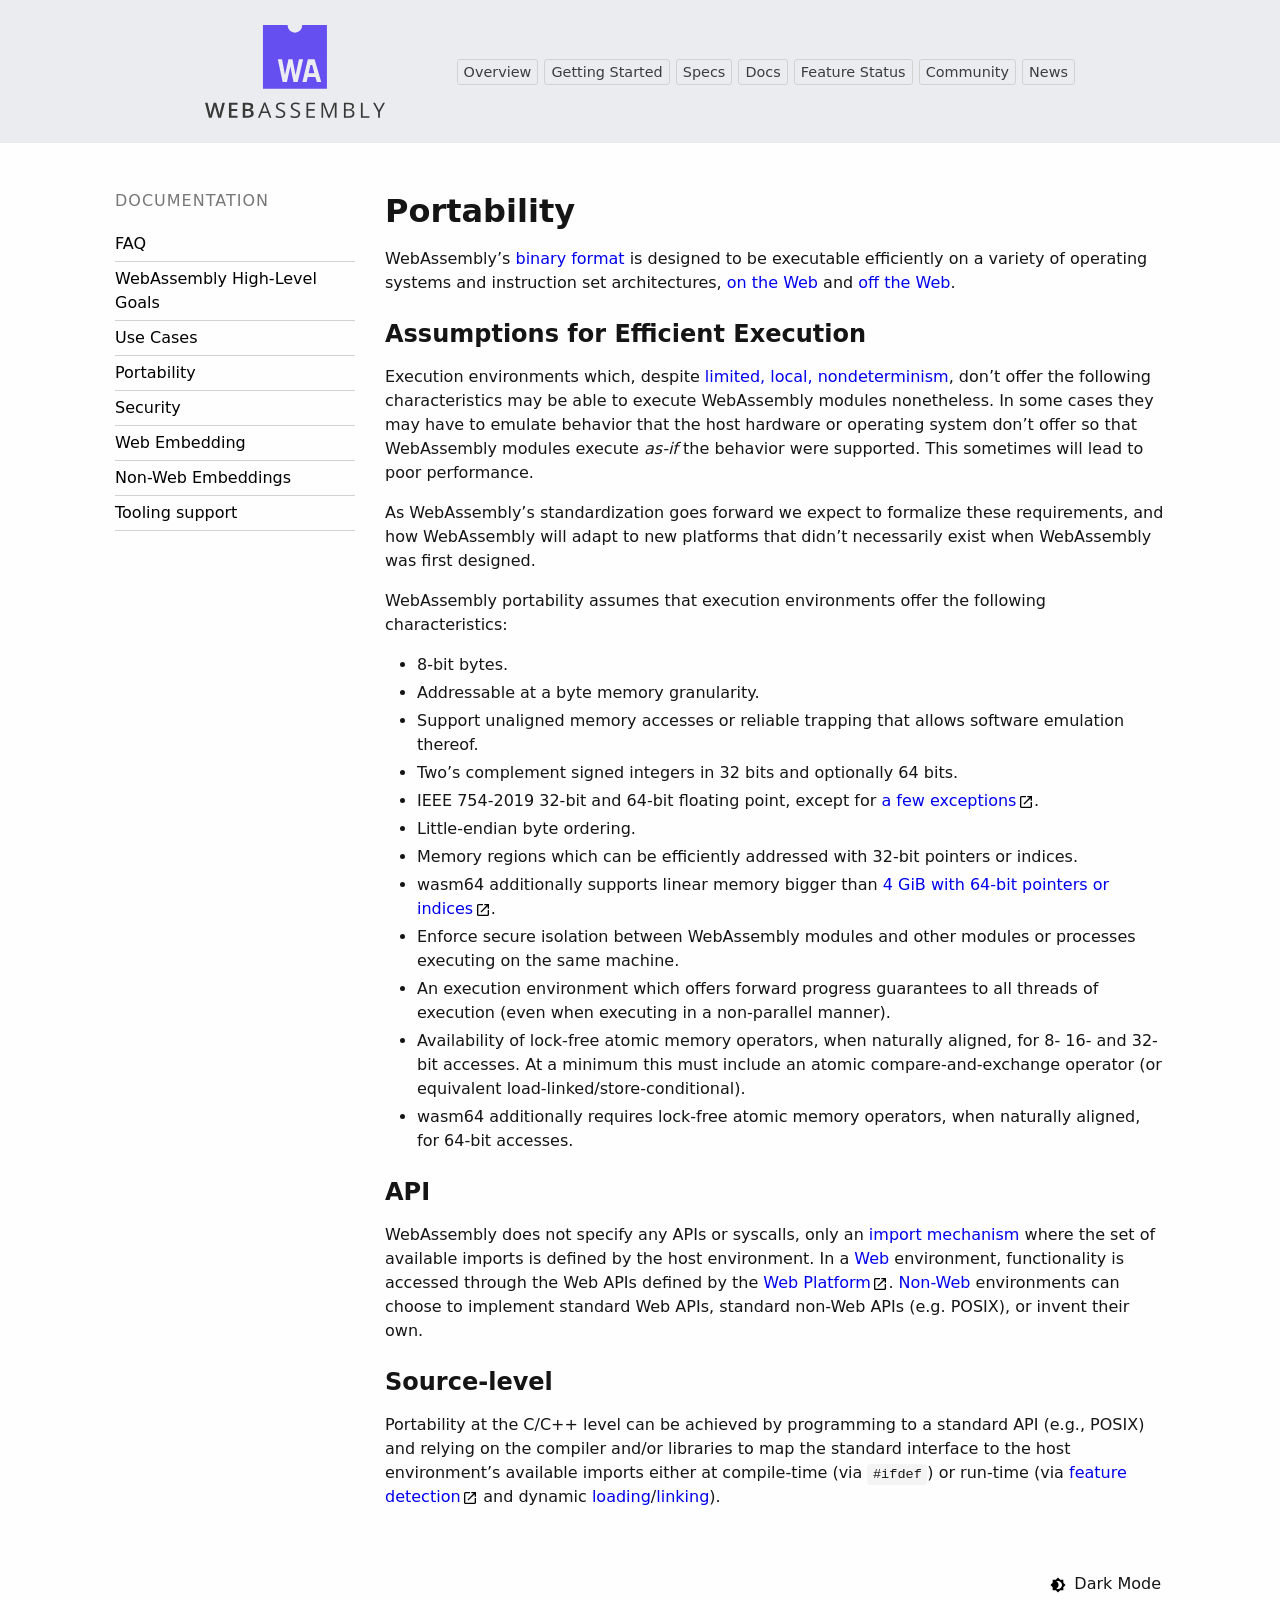
<file: docs/portability/index.html>
<!doctype html>
<html lang="en">
  <head>
    <meta charset="utf-8" />
    <meta
      name="viewport"
      content="width=device-width, minimum-scale=1.0, initial-scale=1.0, user-scalable=yes"
    />
    <meta property="og:title" content="Portability - WebAssembly" />
    <meta property="og:description" content="WebAssembly (abbreviated Wasm) is a binary instruction format for a stack-based virtual machine. Wasm is designed as a portable compilation target for programming languages, enabling deployment on the web for client and server applications." />
    <meta property="og:type" content="website" />
    <meta property="og:url" content="https://webassembly.org/docs/portability/" />
    <meta property="og:image" content="https://v1.screenshot.11ty.dev/https%3A%2F%2Fwebassembly.org%2Fdocs%2Fportability%2F/opengraph/" />
    <title>Portability - WebAssembly</title>
    <link rel="stylesheet" type="text/css" href="/css/custom.css" />
    <noscript id="dark-mode-toggle-stylesheets">
      <link rel="stylesheet" type="text/css" href="/css/light.css" media="(prefers-color-scheme: light)" />
      <link rel="stylesheet" type="text/css" href="/css/dark.css" media="(prefers-color-scheme: dark)" />
      <meta name="color-scheme" content="light dark" />
    </noscript>
    
    <script src="/js/dark-mode-toggle-stylesheets-loader.min.js"></script>
    <script type="module" src="/js/dark-mode-toggle.min.mjs"></script>
    <script type="module" src="/js/wasm-compat.js"></script>
    <link rel="shortcut icon" href="/favicon.ico" type="image/x-icon" />
    <link rel="icon" href="/favicon.ico" type="image/x-icon" />
    <link rel="alternate" type="application/atom+xml" title="WebAssembly News" href="/feed.xml">
  </head>
  <body>
    <header class="page-section">
      <div class="container-narrow">
        <a class="site-logo" href="/" title="WebAssembly"></a>
        <nav class="site-nav">
          <a class="site-nav-item btn" href="/">Overview</a>
          <a class="site-nav-item btn" href="/getting-started/developers-guide/"
            >Getting Started</a
          >
          <a class="site-nav-item btn" href="/specs">Specs</a>
          <a class="site-nav-item btn" href="/docs/faq/">Docs</a>
          <a class="site-nav-item btn" href="/features/">Feature Status</a>
          <a class="site-nav-item btn" href="/community/resources/"
            >Community</a
          >
          <a class="site-nav-item btn" href="/news/"
            >News</a
          >
        </nav>
      </div>
    </header>
    

<section>
  <div class="container">
    <div class="row">
      <div class="col-xs-12 col-lg-9 col-pop"><h1 id="portability">Portability</h1>

<p>WebAssembly’s <a href="../binary-encoding/">binary format</a> is designed to be executable
efficiently on a variety of operating systems and instruction set architectures,
<a href="../web/">on the Web</a> and <a href="../non-web/">off the Web</a>.</p>

<h2 id="assumptions-for-efficient-execution">Assumptions for Efficient Execution</h2>

<p>Execution environments which, despite
<a href="../nondeterminism/">limited, local, nondeterminism</a>, don’t offer
the following characteristics may be able to execute WebAssembly modules
nonetheless. In some cases they may have to emulate behavior that the host
hardware or operating system don’t offer so that WebAssembly modules execute
<em>as-if</em> the behavior were supported. This sometimes will lead to poor
performance.</p>

<p>As WebAssembly’s standardization goes forward we expect to formalize these
requirements, and how WebAssembly will adapt to new platforms that didn’t
necessarily exist when WebAssembly was first designed.</p>

<p>WebAssembly portability assumes that execution environments offer the following
characteristics:</p>

<ul>
  <li>8-bit bytes.</li>
  <li>Addressable at a byte memory granularity.</li>
  <li>Support unaligned memory accesses or reliable trapping that allows software
emulation thereof.</li>
  <li>Two’s complement signed integers in 32 bits and optionally 64 bits.</li>
  <li>IEEE 754-2019 32-bit and 64-bit floating point, except for
<a href="https://webassembly.github.io/spec/core/exec/numerics.html#floating-point-operations">a few exceptions</a>.</li>
  <li>Little-endian byte ordering.</li>
  <li>Memory regions which can be efficiently addressed with 32-bit
pointers or indices.</li>
  <li>wasm64 additionally supports linear memory bigger than
<a href="https://github.com/WebAssembly/memory64/blob/main/proposals/memory64/Overview.md">4 GiB with 64-bit pointers or indices</a>.</li>
  <li>Enforce secure isolation between WebAssembly modules and other modules or
processes executing on the same machine.</li>
  <li>An execution environment which offers forward progress guarantees to all
threads of execution (even when executing in a non-parallel manner).</li>
  <li>Availability of lock-free atomic memory operators, when naturally aligned, for
8- 16- and 32-bit accesses. At a minimum this must include an atomic
compare-and-exchange operator (or equivalent load-linked/store-conditional).</li>
  <li>wasm64 additionally requires lock-free atomic memory operators, when naturally
aligned, for 64-bit accesses.</li>
</ul>

<h2 id="api">API</h2>

<p>WebAssembly does not specify any APIs or syscalls, only an 
<a href="../modules/">import mechanism</a> where the set of available imports is defined
by the host environment. In a <a href="../web/">Web</a> environment, functionality is
accessed through the Web APIs defined by the
<a href="https://en.wikipedia.org/wiki/Open_Web_Platform">Web Platform</a>.
<a href="../non-web/">Non-Web</a> environments can choose to implement standard Web APIs,
standard non-Web APIs (e.g. POSIX), or invent their own.</p>

<h2 id="source-level">Source-level</h2>

<p>Portability at the C/C++ level can be achieved by programming to
a standard API (e.g., POSIX) and relying on the compiler and/or libraries to map
the standard interface to the host environment’s available imports either at
compile-time (via <code class="highlighter-rouge">#ifdef</code>) or run-time (via <a href="https://github.com/WebAssembly/design/issues/1280">feature detection</a>
and dynamic <a href="../modules/">loading</a>/<a href="../dynamic-linking/">linking</a>).</p>

</div>
      <div class="col-xs-12 col-lg-3">
        <h6 class="side-title">Documentation</h6>
        <nav class="side-nav">
           
          <a class="side-nav-item" href="/docs/faq/">FAQ</a>
          
          <a class="side-nav-item" href="/docs/high-level-goals/">WebAssembly High-Level Goals</a>
          
          <a class="side-nav-item" href="/docs/use-cases/">Use Cases</a>
          
          <a class="side-nav-item" href="/docs/portability/">Portability</a>
          
          <a class="side-nav-item" href="/docs/security/">Security</a>
          
          <a class="side-nav-item" href="/docs/web/">Web Embedding</a>
          
          <a class="side-nav-item" href="/docs/non-web/">Non-Web Embeddings</a>
          
          <a class="side-nav-item" href="/docs/tooling/">Tooling support</a>
          
        </nav>
      </div>
    </div>
  </div>
</section>
  <footer class="container">
    <dark-mode-toggle dark="Light Mode" light="Dark Mode" permanent></dark-mode-toggle>
  </footer>
  </body>
</html>
</file>
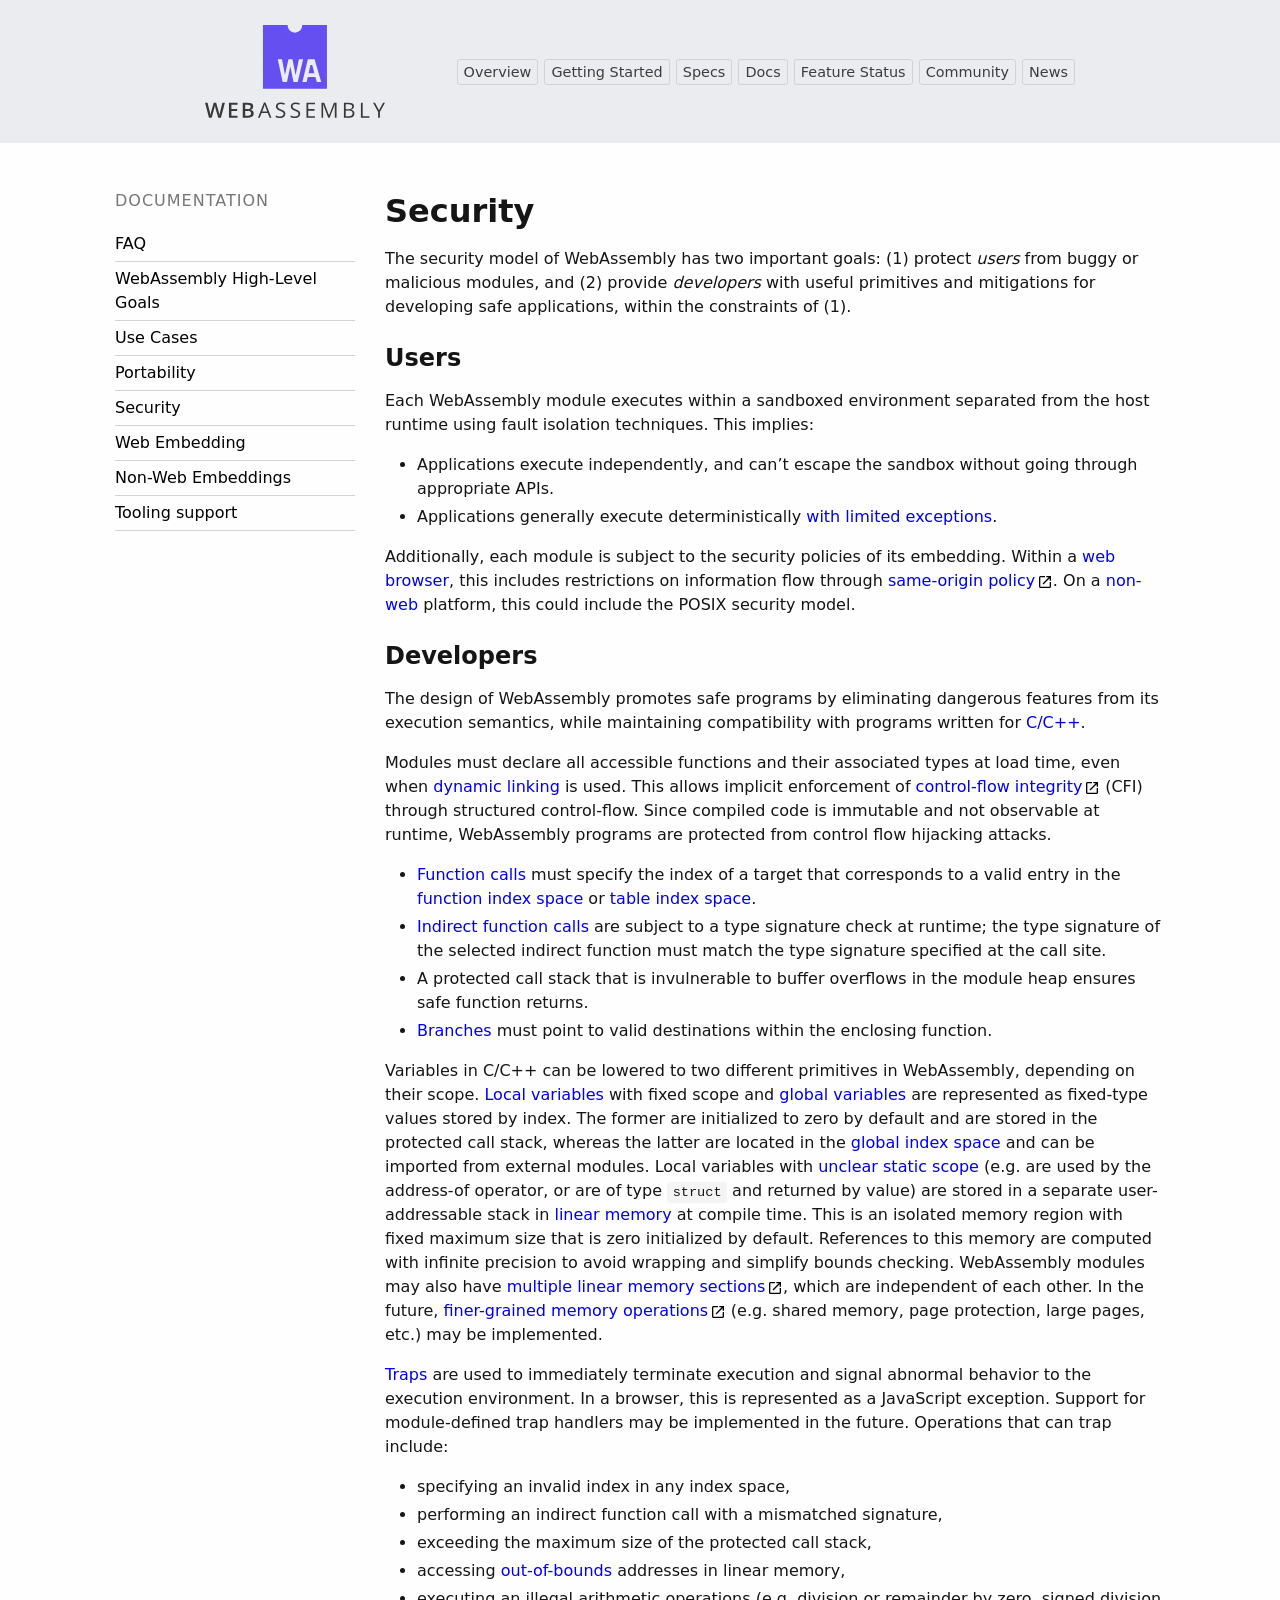
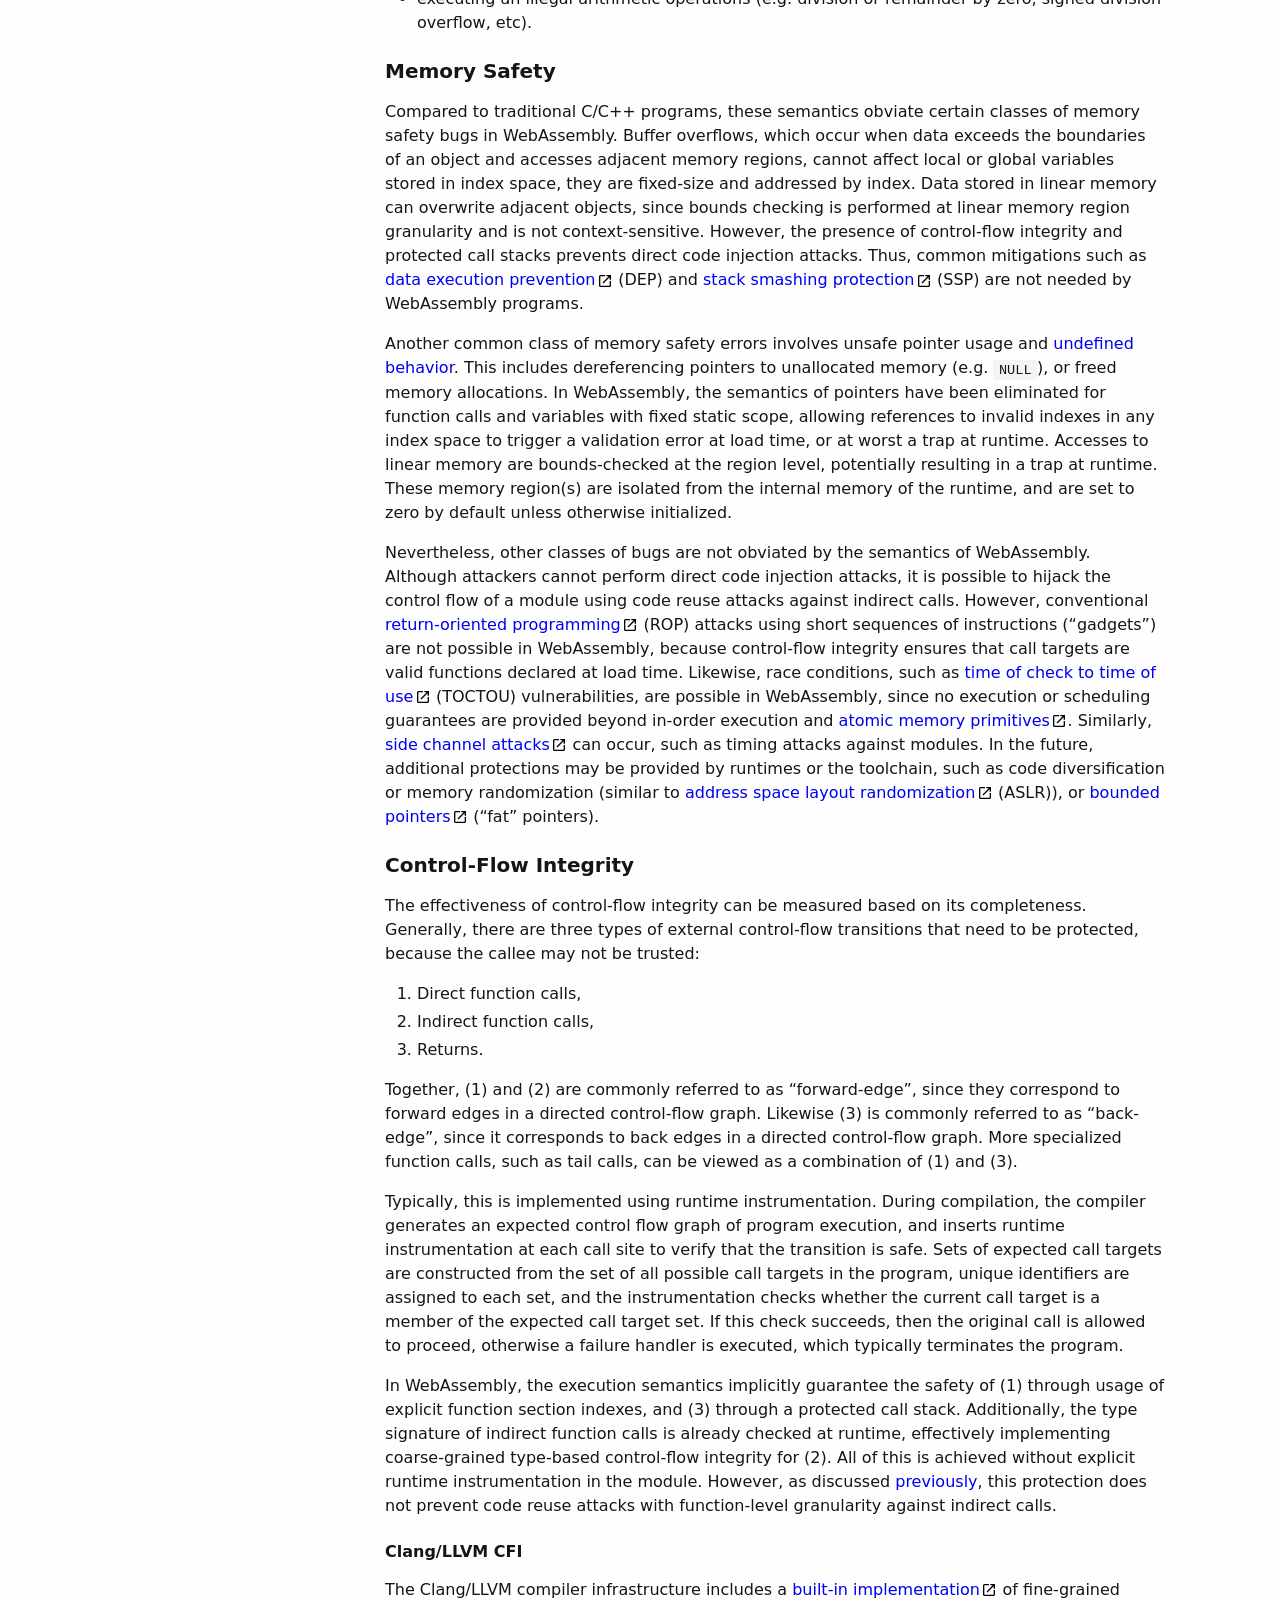
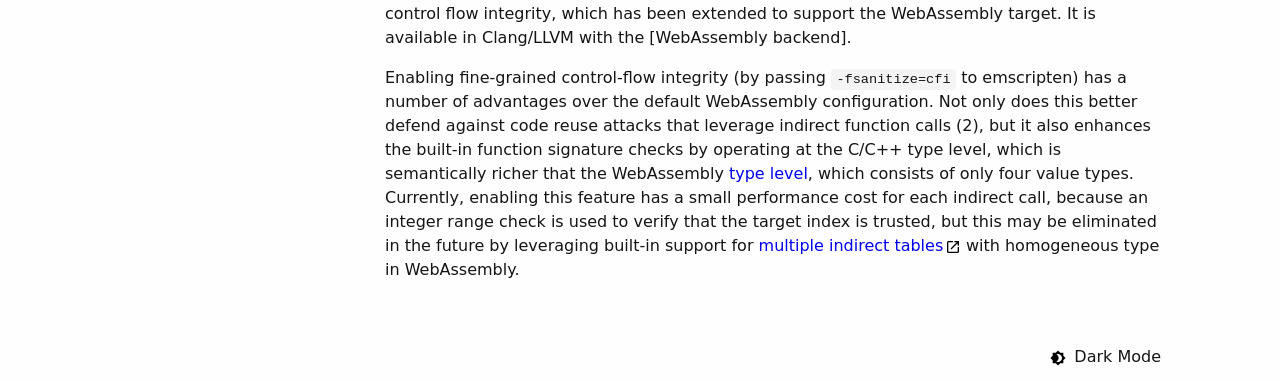
<file: docs/security/index.html>
<!doctype html>
<html lang="en">
  <head>
    <meta charset="utf-8" />
    <meta
      name="viewport"
      content="width=device-width, minimum-scale=1.0, initial-scale=1.0, user-scalable=yes"
    />
    <meta property="og:title" content="Security - WebAssembly" />
    <meta property="og:description" content="WebAssembly (abbreviated Wasm) is a binary instruction format for a stack-based virtual machine. Wasm is designed as a portable compilation target for programming languages, enabling deployment on the web for client and server applications." />
    <meta property="og:type" content="website" />
    <meta property="og:url" content="https://webassembly.org/docs/security/" />
    <meta property="og:image" content="https://v1.screenshot.11ty.dev/https%3A%2F%2Fwebassembly.org%2Fdocs%2Fsecurity%2F/opengraph/" />
    <title>Security - WebAssembly</title>
    <link rel="stylesheet" type="text/css" href="/css/custom.css" />
    <noscript id="dark-mode-toggle-stylesheets">
      <link rel="stylesheet" type="text/css" href="/css/light.css" media="(prefers-color-scheme: light)" />
      <link rel="stylesheet" type="text/css" href="/css/dark.css" media="(prefers-color-scheme: dark)" />
      <meta name="color-scheme" content="light dark" />
    </noscript>
    
    <script src="/js/dark-mode-toggle-stylesheets-loader.min.js"></script>
    <script type="module" src="/js/dark-mode-toggle.min.mjs"></script>
    <script type="module" src="/js/wasm-compat.js"></script>
    <link rel="shortcut icon" href="/favicon.ico" type="image/x-icon" />
    <link rel="icon" href="/favicon.ico" type="image/x-icon" />
    <link rel="alternate" type="application/atom+xml" title="WebAssembly News" href="/feed.xml">
  </head>
  <body>
    <header class="page-section">
      <div class="container-narrow">
        <a class="site-logo" href="/" title="WebAssembly"></a>
        <nav class="site-nav">
          <a class="site-nav-item btn" href="/">Overview</a>
          <a class="site-nav-item btn" href="/getting-started/developers-guide/"
            >Getting Started</a
          >
          <a class="site-nav-item btn" href="/specs">Specs</a>
          <a class="site-nav-item btn" href="/docs/faq/">Docs</a>
          <a class="site-nav-item btn" href="/features/">Feature Status</a>
          <a class="site-nav-item btn" href="/community/resources/"
            >Community</a
          >
          <a class="site-nav-item btn" href="/news/"
            >News</a
          >
        </nav>
      </div>
    </header>
    

<section>
  <div class="container">
    <div class="row">
      <div class="col-xs-12 col-lg-9 col-pop"><h1 id="security">Security</h1>

<p>The security model of WebAssembly has two important goals: (1) protect <em>users</em>
from buggy or malicious modules, and (2) provide <em>developers</em> with useful
primitives and mitigations for developing safe applications, within the
constraints of (1).</p>

<h2 id="users">Users</h2>

<p>Each WebAssembly module executes within a sandboxed environment separated from
the host runtime using fault isolation techniques. This implies:</p>

<ul>
  <li>Applications execute independently, and can’t escape the sandbox without
  going through appropriate APIs.</li>
  <li>Applications generally execute deterministically
  <a href="../nondeterminism/">with limited exceptions</a>.</li>
</ul>

<p>Additionally, each module is subject to the security policies of its embedding.
Within a <a href="../web/">web browser</a>, this includes restrictions on information flow
through <a href="https://www.w3.org/Security/wiki/Same_Origin_Policy">same-origin policy</a>. On a <a href="../non-web/">non-web</a> platform, this could
include the POSIX security model.</p>

<h2 id="developers">Developers</h2>

<p>The design of WebAssembly promotes safe programs by eliminating dangerous
features from its execution semantics, while maintaining compatibility with
programs written for <a href="../c-and-c%2-b%2-b/">C/C++</a>.</p>

<p>Modules must declare all accessible functions and their associated types
at load time, even when <a href="../dynamic-linking/">dynamic linking</a> is used. This
allows implicit enforcement of <a href="https://research.microsoft.com/apps/pubs/default.aspx?id=64250">control-flow integrity</a> (CFI) through
structured control-flow. Since compiled code is immutable and not observable at
runtime, WebAssembly programs are protected from control flow hijacking attacks.</p>

<ul>
  <li><a href="../semantics/#calls">Function calls</a> must specify the index of a target
  that corresponds to a valid entry in the
  <a href="../modules/#function-index-space">function index space</a> or
  <a href="../modules/#table-index-space">table index space</a>.</li>
  <li><a href="../rationale/#indirect-calls">Indirect function calls</a> are subject to a type
  signature check at runtime; the type signature of the selected indirect
  function must match the type signature specified at the call site.</li>
  <li>A protected call stack that is invulnerable to buffer overflows in the
  module heap ensures safe function returns.</li>
  <li><a href="../semantics/#branches-and-nesting">Branches</a> must point to valid
  destinations within the enclosing function.</li>
</ul>

<p>Variables in C/C++ can be lowered to two different primitives in WebAssembly,
depending on their scope. <a href="../semantics/#local-variables">Local variables</a>
with fixed scope and <a href="../semantics/#global-variables">global variables</a> are
represented as fixed-type values stored by index. The former are initialized
to zero by default and are stored in the protected call stack, whereas
the latter are located in the <a href="../modules/#global-index-space">global index space</a>
and can be imported from external modules. Local variables with
<a href="../rationale/#locals">unclear static scope</a> (e.g. are used by the address-of
operator, or are of type <code class="highlighter-rouge">struct</code> and returned by value) are stored in a separate
user-addressable stack in <a href="../semantics/#linear-memory">linear memory</a> at
compile time. This is an isolated memory region with fixed maximum size that is
zero initialized by default. References to this memory are computed with
infinite precision to avoid wrapping and simplify bounds checking. WebAssembly
modules may also have <a href="https://github.com/WebAssembly/multi-memory/blob/main/proposals/multi-memory/Overview.md">multiple linear memory sections</a>, which are independent
of each other. In the future,
<a href="https://github.com/WebAssembly/memory-control">finer-grained memory operations</a>
(e.g. shared memory, page protection, large pages, etc.) may be implemented.</p>

<p><a href="../semantics/#traps">Traps</a> are used to immediately terminate execution and
signal abnormal behavior to the execution environment. In a browser, this is
represented as a JavaScript exception. Support for
module-defined trap handlers
may be implemented in the future. Operations that can trap include:</p>

<ul>
  <li>specifying an invalid index in any index space,</li>
  <li>performing an indirect function call with a mismatched signature,</li>
  <li>exceeding the maximum size of the protected call stack,</li>
  <li>accessing <a href="../#rationale/#out-of-bounds">out-of-bounds</a> addresses in linear
  memory,</li>
  <li>executing an illegal arithmetic operations (e.g. division or remainder by
  zero, signed division overflow, etc).</li>
</ul>

<h3 id="memory-safety">Memory Safety</h3>
<p>Compared to traditional C/C++ programs, these semantics obviate certain classes
of memory safety bugs in WebAssembly. Buffer overflows, which occur when data
exceeds the boundaries of an object and accesses adjacent memory regions, cannot
affect local or global variables stored in index space, they are fixed-size and
addressed by index. Data stored in linear memory can overwrite adjacent objects,
since bounds checking is performed at linear memory region granularity and is
not context-sensitive. However, the presence of control-flow integrity and
protected call stacks prevents direct code injection attacks. Thus,
common mitigations such as <a href="https://en.wikipedia.org/wiki/Executable_space_protection">data execution prevention</a> (DEP) and
<a href="https://en.wikipedia.org/wiki/Buffer_overflow_protection#Random_canaries">stack smashing protection</a> (SSP) are not needed by WebAssembly programs.</p>

<p>Another common class of memory safety errors involves unsafe pointer usage and
<a href="../c-and-c%2-b%2-b/#undefined-behavior">undefined behavior</a>. This includes
dereferencing pointers to unallocated memory (e.g. <code class="highlighter-rouge">NULL</code>), or freed memory
allocations. In WebAssembly, the semantics of pointers have been eliminated for
function calls and variables with fixed static scope, allowing references to
invalid indexes in any index space to trigger a validation error at load time,
or at worst a trap at runtime. Accesses to linear memory are bounds-checked at
the region level, potentially resulting in a trap at runtime. These memory
region(s) are isolated from the internal memory of the runtime, and are set to
zero by default unless otherwise initialized.</p>

<p>Nevertheless, other classes of bugs are not obviated by the semantics of
WebAssembly. Although attackers cannot perform direct code injection attacks,
it is possible to hijack the control flow of a module using code reuse attacks
against indirect calls. However, conventional <a href="https://en.wikipedia.org/wiki/Return-oriented_programming">return-oriented programming</a>
(ROP) attacks using short sequences of instructions (“gadgets”) are not possible
in WebAssembly, because control-flow integrity ensures that call targets are
valid functions declared at load time. Likewise, race conditions, such as
<a href="https://en.wikipedia.org/wiki/Time_of_check_to_time_of_use">time of check to time of use</a> (TOCTOU) vulnerabilities, are possible in
WebAssembly, since no execution or scheduling guarantees are provided beyond
in-order execution and <a href="https://github.com/WebAssembly/threads/blob/main/proposals/threads/Overview.md">atomic memory primitives</a>.
Similarly, <a href="https://en.wikipedia.org/wiki/Side-channel_attack">side channel attacks</a> can occur, such as timing attacks against
modules. In the future, additional protections may be provided by runtimes or
the toolchain, such as code diversification or memory randomization (similar to
<a href="https://en.wikipedia.org/wiki/Address_space_layout_randomization">address space layout randomization</a> (ASLR)), or <a href="https://en.wikipedia.org/wiki/Bounded_pointer">bounded pointers</a> (“fat”
pointers).</p>

<h3 id="control-flow-integrity">Control-Flow Integrity</h3>
<p>The effectiveness of control-flow integrity can be measured based on its
completeness. Generally, there are three types of external control-flow
transitions that need to be protected, because the callee may not be trusted:</p>
<ol>
  <li>Direct function calls,</li>
  <li>Indirect function calls,</li>
  <li>Returns.</li>
</ol>

<p>Together, (1) and (2) are commonly referred to as “forward-edge”, since they
correspond to forward edges in a directed control-flow graph. Likewise (3) is
commonly referred to as “back-edge”, since it corresponds to back edges in a
directed control-flow graph. More specialized function calls, such as tail
calls, can be viewed as a combination of (1) and (3).</p>

<p>Typically, this is implemented using runtime instrumentation. During
compilation, the compiler generates an expected control flow graph of program
execution, and inserts runtime instrumentation at each call site to verify that
the transition is safe. Sets of expected call targets are constructed from the
set of all possible call targets in the program, unique identifiers are assigned
to each set, and the instrumentation checks whether the current call target is
a member of the expected call target set. If this check succeeds, then the
original call is allowed to proceed, otherwise a failure handler is executed,
which typically terminates the program.</p>

<p>In WebAssembly, the execution semantics implicitly guarantee the safety of (1)
through usage of explicit function section indexes, and (3) through a protected
call stack. Additionally, the type signature of indirect function calls is
already checked at runtime, effectively implementing coarse-grained type-based
control-flow integrity for (2). All of this is achieved without explicit runtime
instrumentation in the module. However, as discussed
<a href="#memory-safety">previously</a>, this protection does not prevent code reuse
attacks with function-level granularity against indirect calls.</p>

<h4 id="clangllvm-cfi">Clang/LLVM CFI</h4>
<p>The Clang/LLVM compiler infrastructure includes a <a href="https://clang.llvm.org/docs/ControlFlowIntegrity.html">built-in implementation</a> of
fine-grained control flow integrity, which has been extended to support the
WebAssembly target. It is available in Clang/LLVM with the
[WebAssembly backend].</p>

<p>Enabling fine-grained control-flow integrity (by passing <code class="highlighter-rouge">-fsanitize=cfi</code> to
emscripten) has a number of advantages over the default WebAssembly
configuration. Not only does this better defend against code reuse attacks that
leverage indirect function calls (2), but it also enhances the built-in function
signature checks by operating at the C/C++ type level, which is semantically
richer that the WebAssembly <a href="../semantics/#types">type level</a>, which consists
of only four value types. Currently, enabling this feature has a small
performance cost for each indirect call, because an integer range check is
used to verify that the target index is trusted, but this may be eliminated in
the future by leveraging built-in support for
<a href="https://github.com/WebAssembly/reference-types/blob/master/proposals/reference-types/Overview.md">multiple indirect tables</a> with homogeneous type
in WebAssembly.</p>

</div>
      <div class="col-xs-12 col-lg-3">
        <h6 class="side-title">Documentation</h6>
        <nav class="side-nav">
           
          <a class="side-nav-item" href="/docs/faq/">FAQ</a>
          
          <a class="side-nav-item" href="/docs/high-level-goals/">WebAssembly High-Level Goals</a>
          
          <a class="side-nav-item" href="/docs/use-cases/">Use Cases</a>
          
          <a class="side-nav-item" href="/docs/portability/">Portability</a>
          
          <a class="side-nav-item" href="/docs/security/">Security</a>
          
          <a class="side-nav-item" href="/docs/web/">Web Embedding</a>
          
          <a class="side-nav-item" href="/docs/non-web/">Non-Web Embeddings</a>
          
          <a class="side-nav-item" href="/docs/tooling/">Tooling support</a>
          
        </nav>
      </div>
    </div>
  </div>
</section>
  <footer class="container">
    <dark-mode-toggle dark="Light Mode" light="Dark Mode" permanent></dark-mode-toggle>
  </footer>
  </body>
</html>
</file>
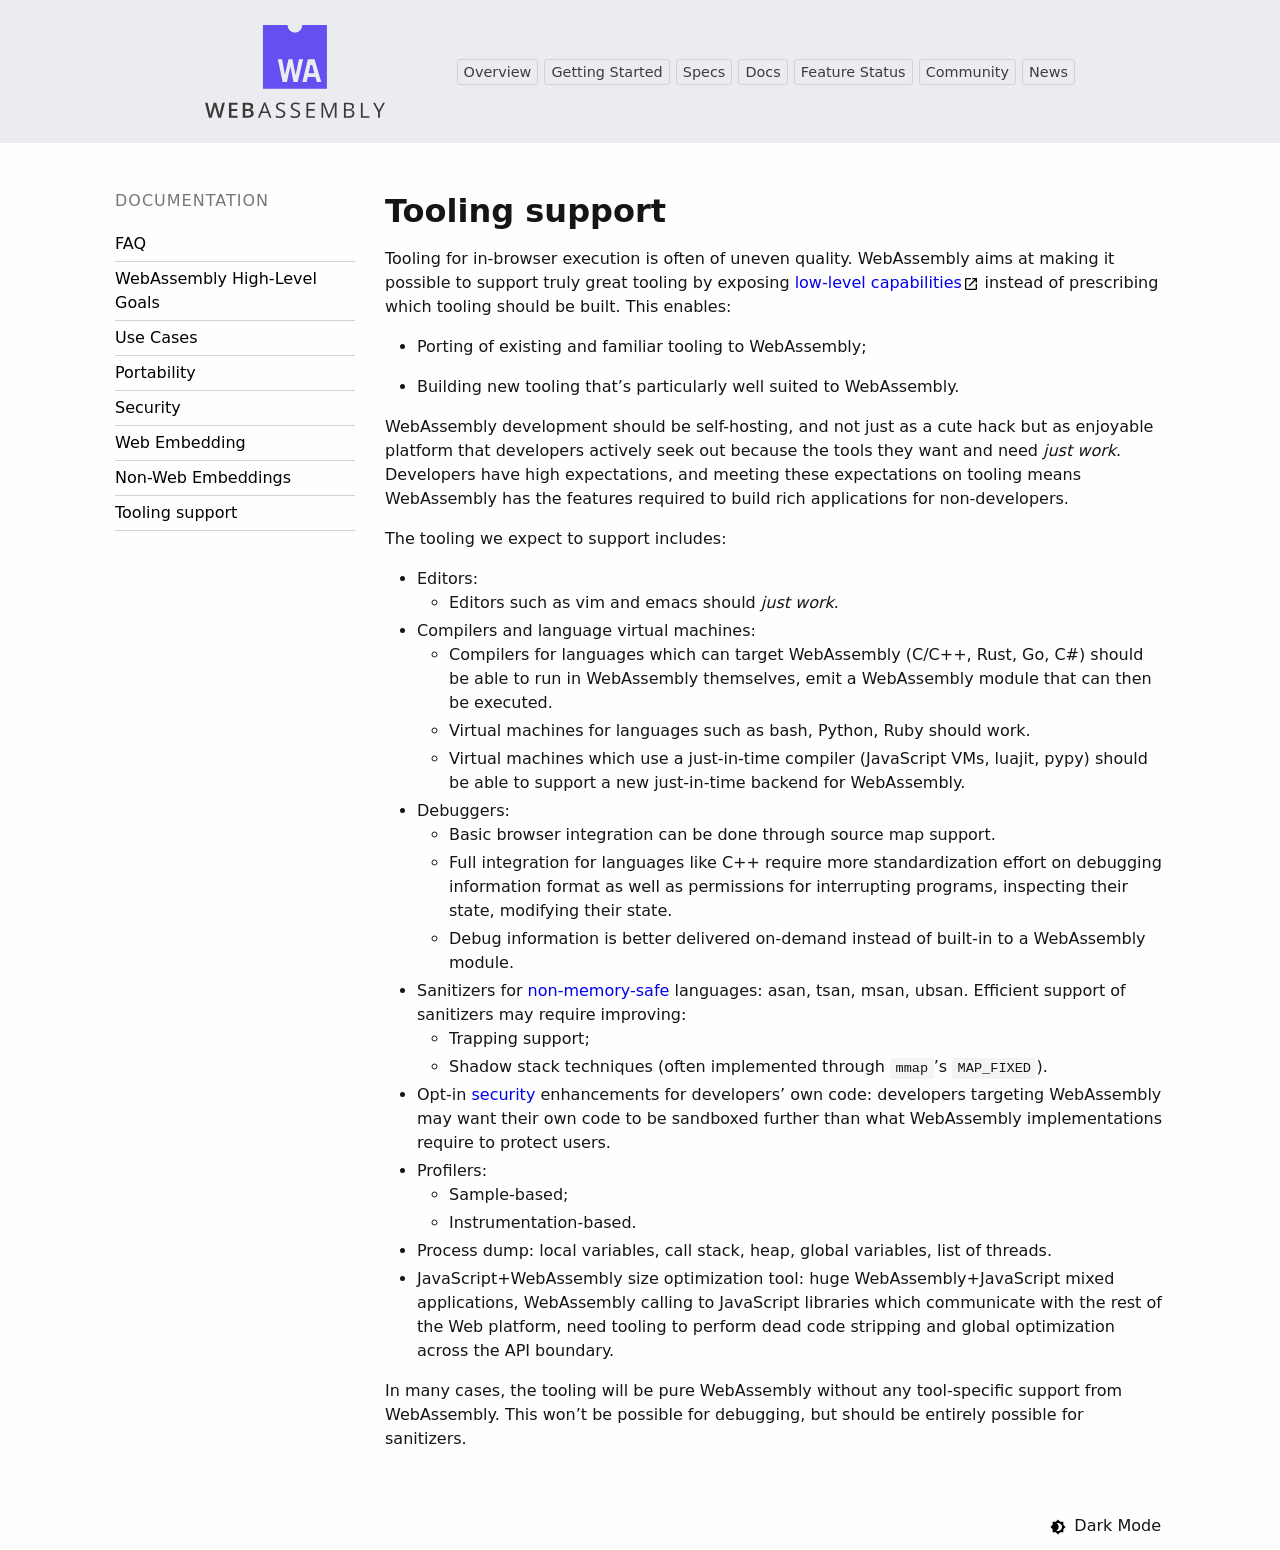
<file: docs/tooling/index.html>
<!doctype html>
<html lang="en">
  <head>
    <meta charset="utf-8" />
    <meta
      name="viewport"
      content="width=device-width, minimum-scale=1.0, initial-scale=1.0, user-scalable=yes"
    />
    <meta property="og:title" content="Tooling support - WebAssembly" />
    <meta property="og:description" content="WebAssembly (abbreviated Wasm) is a binary instruction format for a stack-based virtual machine. Wasm is designed as a portable compilation target for programming languages, enabling deployment on the web for client and server applications." />
    <meta property="og:type" content="website" />
    <meta property="og:url" content="https://webassembly.org/docs/tooling/" />
    <meta property="og:image" content="https://v1.screenshot.11ty.dev/https%3A%2F%2Fwebassembly.org%2Fdocs%2Ftooling%2F/opengraph/" />
    <title>Tooling support - WebAssembly</title>
    <link rel="stylesheet" type="text/css" href="/css/custom.css" />
    <noscript id="dark-mode-toggle-stylesheets">
      <link rel="stylesheet" type="text/css" href="/css/light.css" media="(prefers-color-scheme: light)" />
      <link rel="stylesheet" type="text/css" href="/css/dark.css" media="(prefers-color-scheme: dark)" />
      <meta name="color-scheme" content="light dark" />
    </noscript>
    
    <script src="/js/dark-mode-toggle-stylesheets-loader.min.js"></script>
    <script type="module" src="/js/dark-mode-toggle.min.mjs"></script>
    <script type="module" src="/js/wasm-compat.js"></script>
    <link rel="shortcut icon" href="/favicon.ico" type="image/x-icon" />
    <link rel="icon" href="/favicon.ico" type="image/x-icon" />
    <link rel="alternate" type="application/atom+xml" title="WebAssembly News" href="/feed.xml">
  </head>
  <body>
    <header class="page-section">
      <div class="container-narrow">
        <a class="site-logo" href="/" title="WebAssembly"></a>
        <nav class="site-nav">
          <a class="site-nav-item btn" href="/">Overview</a>
          <a class="site-nav-item btn" href="/getting-started/developers-guide/"
            >Getting Started</a
          >
          <a class="site-nav-item btn" href="/specs">Specs</a>
          <a class="site-nav-item btn" href="/docs/faq/">Docs</a>
          <a class="site-nav-item btn" href="/features/">Feature Status</a>
          <a class="site-nav-item btn" href="/community/resources/"
            >Community</a
          >
          <a class="site-nav-item btn" href="/news/"
            >News</a
          >
        </nav>
      </div>
    </header>
    

<section>
  <div class="container">
    <div class="row">
      <div class="col-xs-12 col-lg-9 col-pop"><h1 id="tooling-support">Tooling support</h1>

<p>Tooling for in-browser execution is often of uneven quality. WebAssembly aims at
making it possible to support truly great tooling by exposing
<a href="https://extensiblewebmanifesto.org">low-level capabilities</a> instead of prescribing which tooling should be
built. This enables:</p>

<ul>
  <li>Porting of existing and familiar tooling to WebAssembly;</li>
  <li>
    <p>Building new tooling that’s particularly well suited to WebAssembly.</p>

  </li>
</ul>

<p>WebAssembly development should be self-hosting, and not just as a cute hack but
as enjoyable platform that developers actively seek out because the tools they
want and need <em>just work</em>. Developers have high expectations, and meeting these
expectations on tooling means WebAssembly has the features required to build
rich applications for non-developers.</p>

<p>The tooling we expect to support includes:</p>

<ul>
  <li>Editors:
    <ul>
      <li>Editors such as vim and emacs should <em>just work</em>.</li>
    </ul>
  </li>
  <li>Compilers and language virtual machines:
    <ul>
      <li>Compilers for languages which can target WebAssembly (C/C++, Rust, Go, C#)
should be able to run in WebAssembly themselves, emit a WebAssembly module
that can then be executed.</li>
      <li>Virtual machines for languages such as bash, Python, Ruby should work.</li>
      <li>Virtual machines which use a just-in-time compiler (JavaScript VMs, luajit,
pypy) should be able to support a new just-in-time backend for WebAssembly.</li>
    </ul>
  </li>
  <li>Debuggers:
    <ul>
      <li>Basic browser integration can be done through source map support.</li>
      <li>Full integration for languages like C++ require more standardization effort
on debugging information format as well as permissions for interrupting
programs, inspecting their state, modifying their state.</li>
      <li>Debug information is better delivered on-demand instead of built-in to a
WebAssembly module.</li>
    </ul>
  </li>
  <li>Sanitizers for <a href="../security/#memory-safety">non-memory-safe</a> languages: asan,
tsan, msan, ubsan. Efficient support of sanitizers may require improving:
    <ul>
      <li>Trapping support;</li>
      <li>Shadow stack techniques (often implemented through <code class="highlighter-rouge">mmap</code>’s <code class="highlighter-rouge">MAP_FIXED</code>).</li>
    </ul>
  </li>
  <li>Opt-in <a href="../security/">security</a> enhancements for developers’ own code:
developers targeting WebAssembly may want their own code to be sandboxed
further than what WebAssembly implementations require to protect users.</li>
  <li>Profilers:
    <ul>
      <li>Sample-based;</li>
      <li>Instrumentation-based.</li>
    </ul>
  </li>
  <li>Process dump: local variables, call stack, heap, global variables, list of
threads.</li>
  <li>JavaScript+WebAssembly size optimization tool: huge WebAssembly+JavaScript
mixed applications, WebAssembly calling to JavaScript libraries which
communicate with the rest of the Web platform, need tooling to perform
dead code stripping and global optimization across the API boundary.</li>
</ul>

<p>In many cases, the tooling will be pure WebAssembly without any tool-specific
support from WebAssembly. This won’t be possible for debugging, but should be
entirely possible for sanitizers.</p>
</div>
      <div class="col-xs-12 col-lg-3">
        <h6 class="side-title">Documentation</h6>
        <nav class="side-nav">
           
          <a class="side-nav-item" href="/docs/faq/">FAQ</a>
          
          <a class="side-nav-item" href="/docs/high-level-goals/">WebAssembly High-Level Goals</a>
          
          <a class="side-nav-item" href="/docs/use-cases/">Use Cases</a>
          
          <a class="side-nav-item" href="/docs/portability/">Portability</a>
          
          <a class="side-nav-item" href="/docs/security/">Security</a>
          
          <a class="side-nav-item" href="/docs/web/">Web Embedding</a>
          
          <a class="side-nav-item" href="/docs/non-web/">Non-Web Embeddings</a>
          
          <a class="side-nav-item" href="/docs/tooling/">Tooling support</a>
          
        </nav>
      </div>
    </div>
  </div>
</section>
  <footer class="container">
    <dark-mode-toggle dark="Light Mode" light="Dark Mode" permanent></dark-mode-toggle>
  </footer>
  </body>
</html>
</file>
<file: css/light.css>
:root {
  color-scheme: light;

  --color-fg: #151515;
  --color-bg: #fefefe;
  --color-bg-highlight: rgb(0 0 0 / 5%);
  --color-bg-secondary: rgb(0 0 0 / 1.25%);
  --color-link: #1751a7;
  --color-link-visited: #5817a7;
  --color-border: rgb(0 0 0 / 15%);
  --color-border-primary: #7facec;

  color: var(--color-fg);
  background-color: var(--color-bg);
}

.flash.flash-warn {
  color: #000;
  background-color: #feffd1;
}

.flash.flash-warn a {
  color: #9c8529;
}

.lead {
  color: #3a3a3a;
}

blockquote {
  color: #777;
}

h6 {
  color: #777;
}

#feature-table .top-corner {
  border-top: none !important;
}
</file>
<file: css/dark.css>
:root {
  color-scheme: dark;

  --color-fg: #e5e5e5;
  --color-bg: #1e1e1e;
  --color-bg-highlight: rgb(255 255 255 / 4%);
  --color-bg-secondary: #202020;
  --color-link: #7cb1e2;
  --color-link-visited: #ab8fee;
  --color-border: #404549;
  --color-border-primary: #2a4872;

  color: var(--color-fg);
  background-color: var(--color-bg);
}

.invert-in-dark-theme,
:not(.flash) > a[href^='http']::after {
  filter: invert(0.8);
}

.flash.flash-warn {
  color: var(--color-fg);
  background-color: #555;
}

.flash.flash-warn a {
  color: #f2db81;
}

::after {
  filter: invert(1) brightness(0.8);
}

.lead {
  color: #c7c7c7;
}

blockquote {
  color: #c7c7c7;
}

h6 {
  color: #c7c7c7;
}

.text-secondary {
  color: rgb(255 255 255 / 75%);
}

#feature-table table {
  --color-bg: #202020;
  --color-status-dim: #444c50;
  background-color: var(--color-bg);
}

#feature-table :is(.cell, .details-status) > * {
  filter: brightness(2);
}

#feature-table :is(th, .cell) {
  border-left: none;
}

.status-yes {
  color: #305934;
  fill: #3d4e3e;
}

.status-no {
  color: #785562;
}

.status-experimental {
  color: #3e5997;
  fill: #3f63b7;
}
</file>
<file: css/custom.css>
/*! normalize.css v1.1.3 | MIT License | git.io/normalize */
article,
aside,
details,
figcaption,
figure,
footer,
header,
hgroup,
main,
nav,
section,
summary {
  display: block;
}
audio,
canvas,
video {
  display: inline-block;
  *display: inline;
  *zoom: 1;
}
audio:not([controls]) {
  display: none;
  height: 0;
}
[hidden] {
  display: none !important;
}
html {
  font-size: 100%;
  -ms-text-size-adjust: 100%;
  -webkit-text-size-adjust: 100%;
}
html,
button,
input,
select,
textarea {
  font-family: sans-serif;
}
body {
  margin: 0;
}
a:focus {
  outline: thin dotted;
}
a:active,
a:hover {
  outline: 0;
}
h1 {
  font-size: 2em;
  margin: 0.67em 0;
}
h2 {
  font-size: 1.5em;
  margin: 0.83em 0;
}
h3 {
  font-size: 1.17em;
  margin: 1em 0;
}
h4 {
  font-size: 1em;
  margin: 1.33em 0;
}
h5 {
  font-size: 0.83em;
  margin: 1.67em 0;
}
h6 {
  font-size: 0.67em;
  margin: 2.33em 0;
}
abbr[title] {
  border-bottom: 1px dotted;
}
b,
strong {
  font-weight: bold;
}
blockquote {
  margin: 1em 40px;
}
dfn {
  font-style: italic;
}
hr {
  -moz-box-sizing: content-box;
  box-sizing: content-box;
  height: 0;
}
mark {
  background: #ff0;
  color: #000;
}
p,
pre {
  margin: 1em 0;
}
code,
kbd,
pre,
samp {
  font-family: monospace, serif;
  _font-family: 'courier new', monospace;
  font-size: 1em;
}
pre {
  white-space: pre;
  white-space: pre-wrap;
  word-wrap: break-word;
}
q {
  quotes: none;
}
q:before,
q:after {
  content: '';
  content: none;
}
small {
  font-size: 80%;
}
sub,
sup {
  font-size: 75%;
  line-height: 0;
  position: relative;
  vertical-align: baseline;
}
sup {
  top: -0.5em;
}
sub {
  bottom: -0.25em;
}
dl,
menu,
ol,
ul {
  margin: 1em 0;
}
dd {
  margin: 0 0 0 40px;
}
menu,
ol,
ul {
  padding: 0 0 0 40px;
}
nav ul,
nav ol {
  list-style: none;
  list-style-image: none;
}
img {
  border: 0;
  -ms-interpolation-mode: bicubic;
}
svg:not(:root) {
  overflow: hidden;
}
figure {
  margin: 0;
}
form {
  margin: 0;
}
fieldset {
  border: 1px solid silver;
  margin: 0 2px;
  padding: 0.35em 0.625em 0.75em;
}
legend {
  border: 0;
  padding: 0;
  white-space: normal;
  *margin-left: -7px;
}
button,
input,
select,
textarea {
  font-size: 100%;
  margin: 0;
  vertical-align: baseline;
  *vertical-align: middle;
}
button,
input {
  line-height: normal;
}
button,
select {
  text-transform: none;
}
button,
html input[type='button'],
input[type='reset'],
input[type='submit'] {
  -webkit-appearance: button;
  cursor: pointer;
  *overflow: visible;
}
button[disabled],
html input[disabled] {
  cursor: default;
}
input[type='checkbox'],
input[type='radio'] {
  box-sizing: border-box;
  padding: 0;
  *height: 13px;
  *width: 13px;
}
input[type='search'] {
  -webkit-appearance: textfield;
  -moz-box-sizing: content-box;
  -webkit-box-sizing: content-box;
  box-sizing: content-box;
}
input[type='search']::-webkit-search-cancel-button,
input[type='search']::-webkit-search-decoration {
  -webkit-appearance: none;
}
button::-moz-focus-inner,
input::-moz-focus-inner {
  border: 0;
  padding: 0;
}
textarea {
  overflow: auto;
  vertical-align: top;
}
table {
  border-collapse: collapse;
  border-spacing: 0;
}

/* WebAssembly.org CSS */

* {
  box-sizing: border-box;
}

body {
  font-family:
    system-ui,
    -apple-system,
    BlinkMacSystemFont,
    'Segoe UI',
    Roboto,
    Oxygen,
    Ubuntu,
    Cantarell,
    'Open Sans',
    'Helvetica Neue',
    sans-serif;
  line-height: 1.5;
  word-wrap: break-word;
}

a {
  text-decoration: none;
}

a:hover {
  text-decoration: underline;
}

a[href^='http']::after {
  content: '';
  display: inline-block;
  vertical-align: middle;
  width: 1rem;
  height: 1rem;
  margin-inline-start: 0.1rem;
  background-image: url(/css/external.svg);
}

nav a:hover {
  text-decoration: none;
}

.feed-icon {
  vertical-align: text-bottom;
  margin: 1px;
}

.feed-icon:hover {
  filter: brightness(0.9);
}

.container {
  margin-left: auto;
  margin-right: auto;
  padding-left: 15px;
  padding-right: 15px;
  max-width: 1080px;
}

.container::after {
  content: '';
  display: table;
  clear: both;
}

.container img,
.container video {
  max-width: 100%;
  height: auto;
}

@media (min-width: 544px) {
  .container {
    /* max-width:576px; */
  }
}

@media (min-width: 768px) {
  .container {
    /* max-width:800px; */
  }
}

@media (min-width: 992px) {
  .container {
    /* max-width:980px */
  }
}

@media (min-width: 1300px) {
  .container {
    /* max-width:1260px; */
  }
}

.container-fluid {
  margin-left: auto;
  margin-right: auto;
  padding-left: 15px;
  padding-right: 15px;
}

.container-fluid::after {
  content: '';
  display: table;
  clear: both;
}

.container-narrow {
  margin-left: auto;
  margin-right: auto;
  padding-left: 15px;
  padding-right: 15px;
  max-width: 900px;
}

.container-narrow::after {
  content: '';
  display: table;
  clear: both;
}

.container-wide {
  margin-left: auto;
  margin-right: auto;
  padding-left: 15px;
  padding-right: 15px;
  max-width: 1260px;
}

.container-wide::after {
  content: '';
  display: table;
  clear: both;
}

.row {
  margin-left: -15px;
  margin-right: -15px;
}

.row::after {
  content: '';
  display: table;
  clear: both;
}

.col-xs-1 {
  position: relative;
  min-height: 1px;
  padding-right: 15px;
  padding-left: 15px;
  float: left;
  width: 8.33333%;
}

.col-xs-2 {
  position: relative;
  min-height: 1px;
  padding-right: 15px;
  padding-left: 15px;
  float: left;
  width: 16.66667%;
}

.col-xs-3 {
  position: relative;
  min-height: 1px;
  padding-right: 15px;
  padding-left: 15px;
  float: left;
  width: 25%;
}

.col-xs-4 {
  position: relative;
  min-height: 1px;
  padding-right: 15px;
  padding-left: 15px;
  float: left;
  width: 33.33333%;
}

.col-xs-5 {
  position: relative;
  min-height: 1px;
  padding-right: 15px;
  padding-left: 15px;
  float: left;
  width: 41.66667%;
}

.col-xs-6 {
  position: relative;
  min-height: 1px;
  padding-right: 15px;
  padding-left: 15px;
  float: left;
  width: 50%;
}

.col-xs-7 {
  position: relative;
  min-height: 1px;
  padding-right: 15px;
  padding-left: 15px;
  float: left;
  width: 58.33333%;
}

.col-xs-8 {
  position: relative;
  min-height: 1px;
  padding-right: 15px;
  padding-left: 15px;
  float: left;
  width: 66.66667%;
}

.col-xs-9 {
  position: relative;
  min-height: 1px;
  padding-right: 15px;
  padding-left: 15px;
  float: left;
  width: 75%;
}

.col-xs-10 {
  position: relative;
  min-height: 1px;
  padding-right: 15px;
  padding-left: 15px;
  float: left;
  width: 83.33333%;
}

.col-xs-11 {
  position: relative;
  min-height: 1px;
  padding-right: 15px;
  padding-left: 15px;
  float: left;
  width: 91.66667%;
}

.col-xs-12 {
  position: relative;
  min-height: 1px;
  padding-right: 15px;
  padding-left: 15px;
  float: left;
  width: 100%;
}

.pull-xs-0 {
  right: auto;
}

.pull-xs-1 {
  right: 8.33333%;
}

.pull-xs-2 {
  right: 16.66667%;
}

.pull-xs-3 {
  right: 25%;
}

.pull-xs-4 {
  right: 33.33333%;
}

.pull-xs-5 {
  right: 41.66667%;
}

.pull-xs-6 {
  right: 50%;
}

.pull-xs-7 {
  right: 58.33333%;
}

.pull-xs-8 {
  right: 66.66667%;
}

.pull-xs-9 {
  right: 75%;
}

.pull-xs-10 {
  right: 83.33333%;
}

.pull-xs-11 {
  right: 91.66667%;
}

.pull-xs-12 {
  right: 100%;
}

.push-xs-0 {
  left: auto;
}

.push-xs-1 {
  left: 8.33333%;
}

.push-xs-2 {
  left: 16.66667%;
}

.push-xs-3 {
  left: 25%;
}

.push-xs-4 {
  left: 33.33333%;
}

.push-xs-5 {
  left: 41.66667%;
}

.push-xs-6 {
  left: 50%;
}

.push-xs-7 {
  left: 58.33333%;
}

.push-xs-8 {
  left: 66.66667%;
}

.push-xs-9 {
  left: 75%;
}

.push-xs-10 {
  left: 83.33333%;
}

.push-xs-11 {
  left: 91.66667%;
}

.push-xs-12 {
  left: 100%;
}

.offset-xs-1 {
  margin-left: 8.33333%;
}

.offset-xs-2 {
  margin-left: 16.66667%;
}

.offset-xs-3 {
  margin-left: 25%;
}

.offset-xs-4 {
  margin-left: 33.33333%;
}

.offset-xs-5 {
  margin-left: 41.66667%;
}

.offset-xs-6 {
  margin-left: 50%;
}

.offset-xs-7 {
  margin-left: 58.33333%;
}

.offset-xs-8 {
  margin-left: 66.66667%;
}

.offset-xs-9 {
  margin-left: 75%;
}

.offset-xs-10 {
  margin-left: 83.33333%;
}

.offset-xs-11 {
  margin-left: 91.66667%;
}

@media (min-width: 544px) {
  .col-sm-1 {
    position: relative;
    min-height: 1px;
    padding-right: 15px;
    padding-left: 15px;
    float: left;
    width: 8.33333%;
  }

  .col-sm-2 {
    position: relative;
    min-height: 1px;
    padding-right: 15px;
    padding-left: 15px;
    float: left;
    width: 16.66667%;
  }

  .col-sm-3 {
    position: relative;
    min-height: 1px;
    padding-right: 15px;
    padding-left: 15px;
    float: left;
    width: 25%;
  }

  .col-sm-4 {
    position: relative;
    min-height: 1px;
    padding-right: 15px;
    padding-left: 15px;
    float: left;
    width: 33.33333%;
  }

  .col-sm-5 {
    position: relative;
    min-height: 1px;
    padding-right: 15px;
    padding-left: 15px;
    float: left;
    width: 41.66667%;
  }

  .col-sm-6 {
    position: relative;
    min-height: 1px;
    padding-right: 15px;
    padding-left: 15px;
    float: left;
    width: 50%;
  }

  .col-sm-7 {
    position: relative;
    min-height: 1px;
    padding-right: 15px;
    padding-left: 15px;
    float: left;
    width: 58.33333%;
  }

  .col-sm-8 {
    position: relative;
    min-height: 1px;
    padding-right: 15px;
    padding-left: 15px;
    float: left;
    width: 66.66667%;
  }

  .col-sm-9 {
    position: relative;
    min-height: 1px;
    padding-right: 15px;
    padding-left: 15px;
    float: left;
    width: 75%;
  }

  .col-sm-10 {
    position: relative;
    min-height: 1px;
    padding-right: 15px;
    padding-left: 15px;
    float: left;
    width: 83.33333%;
  }

  .col-sm-11 {
    position: relative;
    min-height: 1px;
    padding-right: 15px;
    padding-left: 15px;
    float: left;
    width: 91.66667%;
  }

  .col-sm-12 {
    position: relative;
    min-height: 1px;
    padding-right: 15px;
    padding-left: 15px;
    float: left;
    width: 100%;
  }

  .pull-sm-0 {
    right: auto;
  }

  .pull-sm-1 {
    right: 8.33333%;
  }

  .pull-sm-2 {
    right: 16.66667%;
  }

  .pull-sm-3 {
    right: 25%;
  }

  .pull-sm-4 {
    right: 33.33333%;
  }

  .pull-sm-5 {
    right: 41.66667%;
  }

  .pull-sm-6 {
    right: 50%;
  }

  .pull-sm-7 {
    right: 58.33333%;
  }

  .pull-sm-8 {
    right: 66.66667%;
  }

  .pull-sm-9 {
    right: 75%;
  }

  .pull-sm-10 {
    right: 83.33333%;
  }

  .pull-sm-11 {
    right: 91.66667%;
  }

  .pull-sm-12 {
    right: 100%;
  }

  .push-sm-0 {
    left: auto;
  }

  .push-sm-1 {
    left: 8.33333%;
  }

  .push-sm-2 {
    left: 16.66667%;
  }

  .push-sm-3 {
    left: 25%;
  }

  .push-sm-4 {
    left: 33.33333%;
  }

  .push-sm-5 {
    left: 41.66667%;
  }

  .push-sm-6 {
    left: 50%;
  }

  .push-sm-7 {
    left: 58.33333%;
  }

  .push-sm-8 {
    left: 66.66667%;
  }

  .push-sm-9 {
    left: 75%;
  }

  .push-sm-10 {
    left: 83.33333%;
  }

  .push-sm-11 {
    left: 91.66667%;
  }

  .push-sm-12 {
    left: 100%;
  }

  .offset-sm-0 {
    margin-left: 0%;
  }

  .offset-sm-1 {
    margin-left: 8.33333%;
  }

  .offset-sm-2 {
    margin-left: 16.66667%;
  }

  .offset-sm-3 {
    margin-left: 25%;
  }

  .offset-sm-4 {
    margin-left: 33.33333%;
  }

  .offset-sm-5 {
    margin-left: 41.66667%;
  }

  .offset-sm-6 {
    margin-left: 50%;
  }

  .offset-sm-7 {
    margin-left: 58.33333%;
  }

  .offset-sm-8 {
    margin-left: 66.66667%;
  }

  .offset-sm-9 {
    margin-left: 75%;
  }

  .offset-sm-10 {
    margin-left: 83.33333%;
  }

  .offset-sm-11 {
    margin-left: 91.66667%;
  }
}

@media (min-width: 768px) {
  .col-md-1 {
    position: relative;
    min-height: 1px;
    padding-right: 15px;
    padding-left: 15px;
    float: left;
    width: 8.33333%;
  }

  .col-md-2 {
    position: relative;
    min-height: 1px;
    padding-right: 15px;
    padding-left: 15px;
    float: left;
    width: 16.66667%;
  }

  .col-md-3 {
    position: relative;
    min-height: 1px;
    padding-right: 15px;
    padding-left: 15px;
    float: left;
    width: 25%;
  }

  .col-md-4 {
    position: relative;
    min-height: 1px;
    padding-right: 15px;
    padding-left: 15px;
    float: left;
    width: 33.33333%;
  }

  .col-md-5 {
    position: relative;
    min-height: 1px;
    padding-right: 15px;
    padding-left: 15px;
    float: left;
    width: 41.66667%;
  }

  .col-md-6 {
    position: relative;
    min-height: 1px;
    padding-right: 15px;
    padding-left: 15px;
    float: left;
    width: 50%;
  }

  .col-md-7 {
    position: relative;
    min-height: 1px;
    padding-right: 15px;
    padding-left: 15px;
    float: left;
    width: 58.33333%;
  }

  .col-md-8 {
    position: relative;
    min-height: 1px;
    padding-right: 15px;
    padding-left: 15px;
    float: left;
    width: 66.66667%;
  }

  .col-md-9 {
    position: relative;
    min-height: 1px;
    padding-right: 15px;
    padding-left: 15px;
    float: left;
    width: 75%;
  }

  .col-md-10 {
    position: relative;
    min-height: 1px;
    padding-right: 15px;
    padding-left: 15px;
    float: left;
    width: 83.33333%;
  }

  .col-md-11 {
    position: relative;
    min-height: 1px;
    padding-right: 15px;
    padding-left: 15px;
    float: left;
    width: 91.66667%;
  }

  .col-md-12 {
    position: relative;
    min-height: 1px;
    padding-right: 15px;
    padding-left: 15px;
    float: left;
    width: 100%;
  }

  .pull-md-0 {
    right: auto;
  }

  .pull-md-1 {
    right: 8.33333%;
  }

  .pull-md-2 {
    right: 16.66667%;
  }

  .pull-md-3 {
    right: 25%;
  }

  .pull-md-4 {
    right: 33.33333%;
  }

  .pull-md-5 {
    right: 41.66667%;
  }

  .pull-md-6 {
    right: 50%;
  }

  .pull-md-7 {
    right: 58.33333%;
  }

  .pull-md-8 {
    right: 66.66667%;
  }

  .pull-md-9 {
    right: 75%;
  }

  .pull-md-10 {
    right: 83.33333%;
  }

  .pull-md-11 {
    right: 91.66667%;
  }

  .pull-md-12 {
    right: 100%;
  }

  .push-md-0 {
    left: auto;
  }

  .push-md-1 {
    left: 8.33333%;
  }

  .push-md-2 {
    left: 16.66667%;
  }

  .push-md-3 {
    left: 25%;
  }

  .push-md-4 {
    left: 33.33333%;
  }

  .push-md-5 {
    left: 41.66667%;
  }

  .push-md-6 {
    left: 50%;
  }

  .push-md-7 {
    left: 58.33333%;
  }

  .push-md-8 {
    left: 66.66667%;
  }

  .push-md-9 {
    left: 75%;
  }

  .push-md-10 {
    left: 83.33333%;
  }

  .push-md-11 {
    left: 91.66667%;
  }

  .push-md-12 {
    left: 100%;
  }

  .offset-md-0 {
    margin-left: 0%;
  }

  .offset-md-1 {
    margin-left: 8.33333%;
  }

  .offset-md-2 {
    margin-left: 16.66667%;
  }

  .offset-md-3 {
    margin-left: 25%;
  }

  .offset-md-4 {
    margin-left: 33.33333%;
  }

  .offset-md-5 {
    margin-left: 41.66667%;
  }

  .offset-md-6 {
    margin-left: 50%;
  }

  .offset-md-7 {
    margin-left: 58.33333%;
  }

  .offset-md-8 {
    margin-left: 66.66667%;
  }

  .offset-md-9 {
    margin-left: 75%;
  }

  .offset-md-10 {
    margin-left: 83.33333%;
  }

  .offset-md-11 {
    margin-left: 91.66667%;
  }
}

@media (min-width: 992px) {
  .col-lg-1 {
    position: relative;
    min-height: 1px;
    padding-right: 15px;
    padding-left: 15px;
    float: left;
    width: 8.33333%;
  }

  .col-lg-2 {
    position: relative;
    min-height: 1px;
    padding-right: 15px;
    padding-left: 15px;
    float: left;
    width: 16.66667%;
  }

  .col-lg-3 {
    position: relative;
    min-height: 1px;
    padding-right: 15px;
    padding-left: 15px;
    float: left;
    width: 25%;
  }

  .col-lg-4 {
    position: relative;
    min-height: 1px;
    padding-right: 15px;
    padding-left: 15px;
    float: left;
    width: 33.33333%;
  }

  .col-lg-5 {
    position: relative;
    min-height: 1px;
    padding-right: 15px;
    padding-left: 15px;
    float: left;
    width: 41.66667%;
  }

  .col-lg-6 {
    position: relative;
    min-height: 1px;
    padding-right: 15px;
    padding-left: 15px;
    float: left;
    width: 50%;
  }

  .col-lg-7 {
    position: relative;
    min-height: 1px;
    padding-right: 15px;
    padding-left: 15px;
    float: left;
    width: 58.33333%;
  }

  .col-lg-8 {
    position: relative;
    min-height: 1px;
    padding-right: 15px;
    padding-left: 15px;
    float: left;
    width: 66.66667%;
  }

  .col-lg-9 {
    position: relative;
    min-height: 1px;
    padding-right: 15px;
    padding-left: 15px;
    float: left;
    width: 75%;
  }

  .col-lg-10 {
    position: relative;
    min-height: 1px;
    padding-right: 15px;
    padding-left: 15px;
    float: left;
    width: 83.33333%;
  }

  .col-lg-11 {
    position: relative;
    min-height: 1px;
    padding-right: 15px;
    padding-left: 15px;
    float: left;
    width: 91.66667%;
  }

  .col-lg-12 {
    position: relative;
    min-height: 1px;
    padding-right: 15px;
    padding-left: 15px;
    float: left;
    width: 100%;
  }

  .pull-lg-0 {
    right: auto;
  }

  .pull-lg-1 {
    right: 8.33333%;
  }

  .pull-lg-2 {
    right: 16.66667%;
  }

  .pull-lg-3 {
    right: 25%;
  }

  .pull-lg-4 {
    right: 33.33333%;
  }

  .pull-lg-5 {
    right: 41.66667%;
  }

  .pull-lg-6 {
    right: 50%;
  }

  .pull-lg-7 {
    right: 58.33333%;
  }

  .pull-lg-8 {
    right: 66.66667%;
  }

  .pull-lg-9 {
    right: 75%;
  }

  .pull-lg-10 {
    right: 83.33333%;
  }

  .pull-lg-11 {
    right: 91.66667%;
  }

  .pull-lg-12 {
    right: 100%;
  }

  .push-lg-0 {
    left: auto;
  }

  .push-lg-1 {
    left: 8.33333%;
  }

  .push-lg-2 {
    left: 16.66667%;
  }

  .push-lg-3 {
    left: 25%;
  }

  .push-lg-4 {
    left: 33.33333%;
  }

  .push-lg-5 {
    left: 41.66667%;
  }

  .push-lg-6 {
    left: 50%;
  }

  .push-lg-7 {
    left: 58.33333%;
  }

  .push-lg-8 {
    left: 66.66667%;
  }

  .push-lg-9 {
    left: 75%;
  }

  .push-lg-10 {
    left: 83.33333%;
  }

  .push-lg-11 {
    left: 91.66667%;
  }

  .push-lg-12 {
    left: 100%;
  }

  .offset-lg-0 {
    margin-left: 0%;
  }

  .offset-lg-1 {
    margin-left: 8.33333%;
  }

  .offset-lg-2 {
    margin-left: 16.66667%;
  }

  .offset-lg-3 {
    margin-left: 25%;
  }

  .offset-lg-4 {
    margin-left: 33.33333%;
  }

  .offset-lg-5 {
    margin-left: 41.66667%;
  }

  .offset-lg-6 {
    margin-left: 50%;
  }

  .offset-lg-7 {
    margin-left: 58.33333%;
  }

  .offset-lg-8 {
    margin-left: 66.66667%;
  }

  .offset-lg-9 {
    margin-left: 75%;
  }

  .offset-lg-10 {
    margin-left: 83.33333%;
  }

  .offset-lg-11 {
    margin-left: 91.66667%;
  }
}

@media (min-width: 1300px) {
  .col-xl-1 {
    position: relative;
    min-height: 1px;
    padding-right: 15px;
    padding-left: 15px;
    float: left;
    width: 8.33333%;
  }

  .col-xl-2 {
    position: relative;
    min-height: 1px;
    padding-right: 15px;
    padding-left: 15px;
    float: left;
    width: 16.66667%;
  }

  .col-xl-3 {
    position: relative;
    min-height: 1px;
    padding-right: 15px;
    padding-left: 15px;
    float: left;
    width: 25%;
  }

  .col-xl-4 {
    position: relative;
    min-height: 1px;
    padding-right: 15px;
    padding-left: 15px;
    float: left;
    width: 33.33333%;
  }

  .col-xl-5 {
    position: relative;
    min-height: 1px;
    padding-right: 15px;
    padding-left: 15px;
    float: left;
    width: 41.66667%;
  }

  .col-xl-6 {
    position: relative;
    min-height: 1px;
    padding-right: 15px;
    padding-left: 15px;
    float: left;
    width: 50%;
  }

  .col-xl-7 {
    position: relative;
    min-height: 1px;
    padding-right: 15px;
    padding-left: 15px;
    float: left;
    width: 58.33333%;
  }

  .col-xl-8 {
    position: relative;
    min-height: 1px;
    padding-right: 15px;
    padding-left: 15px;
    float: left;
    width: 66.66667%;
  }

  .col-xl-9 {
    position: relative;
    min-height: 1px;
    padding-right: 15px;
    padding-left: 15px;
    float: left;
    width: 75%;
  }

  .col-xl-10 {
    position: relative;
    min-height: 1px;
    padding-right: 15px;
    padding-left: 15px;
    float: left;
    width: 83.33333%;
  }

  .col-xl-11 {
    position: relative;
    min-height: 1px;
    padding-right: 15px;
    padding-left: 15px;
    float: left;
    width: 91.66667%;
  }

  .col-xl-12 {
    position: relative;
    min-height: 1px;
    padding-right: 15px;
    padding-left: 15px;
    float: left;
    width: 100%;
  }

  .pull-xl-0 {
    right: auto;
  }

  .pull-xl-1 {
    right: 8.33333%;
  }

  .pull-xl-2 {
    right: 16.66667%;
  }

  .pull-xl-3 {
    right: 25%;
  }

  .pull-xl-4 {
    right: 33.33333%;
  }

  .pull-xl-5 {
    right: 41.66667%;
  }

  .pull-xl-6 {
    right: 50%;
  }

  .pull-xl-7 {
    right: 58.33333%;
  }

  .pull-xl-8 {
    right: 66.66667%;
  }

  .pull-xl-9 {
    right: 75%;
  }

  .pull-xl-10 {
    right: 83.33333%;
  }

  .pull-xl-11 {
    right: 91.66667%;
  }

  .pull-xl-12 {
    right: 100%;
  }

  .push-xl-0 {
    left: auto;
  }

  .push-xl-1 {
    left: 8.33333%;
  }

  .push-xl-2 {
    left: 16.66667%;
  }

  .push-xl-3 {
    left: 25%;
  }

  .push-xl-4 {
    left: 33.33333%;
  }

  .push-xl-5 {
    left: 41.66667%;
  }

  .push-xl-6 {
    left: 50%;
  }

  .push-xl-7 {
    left: 58.33333%;
  }

  .push-xl-8 {
    left: 66.66667%;
  }

  .push-xl-9 {
    left: 75%;
  }

  .push-xl-10 {
    left: 83.33333%;
  }

  .push-xl-11 {
    left: 91.66667%;
  }

  .push-xl-12 {
    left: 100%;
  }

  .offset-xl-0 {
    margin-left: 0%;
  }

  .offset-xl-1 {
    margin-left: 8.33333%;
  }

  .offset-xl-2 {
    margin-left: 16.66667%;
  }

  .offset-xl-3 {
    margin-left: 25%;
  }

  .offset-xl-4 {
    margin-left: 33.33333%;
  }

  .offset-xl-5 {
    margin-left: 41.66667%;
  }

  .offset-xl-6 {
    margin-left: 50%;
  }

  .offset-xl-7 {
    margin-left: 58.33333%;
  }

  .offset-xl-8 {
    margin-left: 66.66667%;
  }

  .offset-xl-9 {
    margin-left: 75%;
  }

  .offset-xl-10 {
    margin-left: 83.33333%;
  }

  .offset-xl-11 {
    margin-left: 91.66667%;
  }
}

.col-pop {
  float: right;
}

header {
  text-align: center;
}

@media (min-width: 900px) {
  header {
    text-align: left;
  }
}

@media (min-width: 900px) {
  .site-nav {
    margin-top: 35px;
  }
}

@media (max-width: 420px) {
  .site-nav {
    margin-left: -10px;
    margin-right: -10px;
  }
}

@media (min-width: 900px) {
  .site-nav {
    float: right;
    vertical-align: middle;
  }
}

.btn {
  color: #3d3d3e;
  text-decoration: none;
  display: inline-block;
  border: 1px solid #d2d2d2;
  border-radius: 3px;
  padding: 6px 12px;
  font-size: 0.9em;
  line-height: 20px;
  cursor: pointer;
  -webkit-user-select: none;
  -moz-user-select: none;
  -ms-user-select: none;
  user-select: none;
  -webkit-appearance: none;
  margin-bottom: 6px;
}

.btn:hover {
  background: #e6e6e6;
}

.btn + .btn {
  margin-left: 6px;
}

.btn.site-nav-item {
  padding: 2px 6px;
}

.btn.site-nav-item + .btn.site-nav-item {
  margin-left: 1px;
}

.btn.btn-primary {
  background-color: #48b96c;
  border: 1px solid #48b96c;
  border: none;
  color: #fff;
}

.btn.btn-primary:hover {
  color: #81f7a6;
}

.btn.btn-info {
  background-color: #6797e2;
  border: 1px solid #6797e2;
  border: none;
  color: #fff;
}

.btn.btn-info:hover {
  color: #bfd7ff;
}

.btn.btn-primary:disabled,
.btn.btn-primary:disabled:hover,
.btn.btn-primary.disabled,
.btn.btn-primary.disabled:hover {
  background-color: #a1e6b7;
  border: 1px solid #a1e6b7;
  color: #fff;
}

.btn:disabled,
.btn:disabled:hover,
.btn.disabled,
.btn.disabled:hover {
  cursor: default;
  color: #adadad;
  background-color: #d2d2d2;
  border: 1px solid #d2d2d2;
  border: none;
}

.btn-comment {
  padding: 6px 12px;
  font-size: 0.9em;
  color: #f44336;
}

.btn-comment a {
  text-decoration: underline;
}

.btn-comment.btn-comment-error,
.btn-comment.btn-comment-error a {
  color: #f44336;
}

.btn-block {
  margin-bottom: 1em;
}

.hide-btn-block {
  display: none;
}

.noclick {
  pointer-events: none;
}

.side-nav-item {
  display: list-item;
  list-style-type: none;
  text-decoration: none;
  color: CanvasText;
  font-size: 1em;
  border-bottom: 1px solid #d2d2d2;
  padding-top: 5px;
  padding-bottom: 5px;
  transition: transform 0.5s ease;
}

.side-nav-item:hover {
  transform: translateX(5px);
}

.side-title {
  text-transform: uppercase;
  letter-spacing: 1px;
  font-size: 1em;
  font-weight: normal;
}

.site-logo h1 {
  text-transform: uppercase;
  letter-spacing: 1px;
  font-size: 1.25em;
  margin: 0px;
  font-weight: normal;
}

.site-logo {
  background-image: url('webassembly.svg');
  background-size: 100%;
  background-repeat: no-repeat;
  background-position: center;
  width: 180px;
  height: 95px;
  float: left;
  margin-top: 0px;
}
@media (max-width: 420px) {
  .site-logo {
    width: 100%;
    background-size: 50%;
    margin-bottom: 5%;
  }
}
.page-section,
section,
header,
footer {
  padding: 12px;
}

footer {
  text-align: right;
}

.page-section.flush-bottom,
section.flush-bottom,
header.flush-bottom {
  padding-bottom: 0px;
}

@media (min-width: 900px) {
  .page-section,
  section,
  header {
    padding: 24px;
  }
}

.page-section.banner-update,
section.banner-update {
  padding: 12px;
}

.page-section .container > *:first-child,
.page-section .container-narrow > *:first-child,
section .container > *:first-child,
section .container-narrow > *:first-child,
header .container > *:first-child,
header .container-narrow > *:first-child {
  margin-top: 0;
}

.page-section-spacious {
  padding: 24px;
}

.page-section-spacious.flush-bottom {
  padding-bottom: 0px;
}

@media (max-width: 420px) {
  .page-section-spacious {
    padding: 24px 12px;
  }
}

@media (min-width: 900px) {
  .page-section-spacious {
    padding: 36px;
  }
}

.page-section hr,
section hr,
header hr {
  margin: 24px 0;
}

@media (min-width: 768px) {
  .page-section hr,
  section hr,
  header hr {
    margin: 36px 0;
  }
}

@media (min-width: 992px) {
  .page-section hr,
  section hr,
  header hr {
    margin: 48px 0;
  }
}

@media (min-width: 1300px) {
  .page-section hr,
  section hr,
  header hr {
    margin: 72px 0;
  }
}

header {
  background-color: #ebecef;
}

.banner-update {
  background-color: #bfd9cc;
  color: #030266;
}

.banner-update a {
  color: #026635;
  text-decoration: none;
}

.banner-update a:hover {
  text-decoration: underline;
}

.flash {
  padding: 20px 30px;
  border-radius: 4px;
  margin-bottom: 16px;
}

.flash a {
  text-decoration: none;
}

.flash a:hover {
  text-decoration: underline;
}

.flash.flash-error {
  background-color: #ffcdd2;
}

.flash.flash-error a {
  color: #f44336;
}

.lead {
  font-size: 1.2em;
  font-weight: 300;
  text-align: center;
}

/* Syntax highlighting */
.highlight {
  background: #fff;
  color: #929292;
}

.highlight .hll {
  background-color: #efefef;
}

.highlight .c {
  color: #929292;
}

.highlight .err {
  background: #c82829;
  color: #fff;
}

.highlight .k {
  color: #8959a8;
}

.highlight .l {
  color: #f5871f;
}

.highlight .n {
  color: #929292;
}

.highlight .o {
  color: #545454;
}

.highlight .p {
  color: #929292;
}

.highlight .cm {
  color: #929292;
}

.highlight .cp {
  color: #929292;
}

.highlight .c1 {
  color: #929292;
}

.highlight .cs {
  color: #929292;
}

.highlight .cd {
  color: #929292;
}

.highlight .gd {
  color: #c82829;
}

.highlight .ge {
  font-style: italic;
}

.highlight .gh {
  color: #545454;
  font-weight: bold;
}

.highlight .gi {
  color: #718c00;
}

.highlight .gp {
  color: #718c00;
  font-weight: bold;
}

.highlight .gs {
  font-weight: bold;
}

.highlight .gu {
  color: #3e999f;
  font-weight: bold;
}

.highlight .kc {
  color: #8959a8;
}

.highlight .kd {
  color: #8959a8;
}

.highlight .kn {
  color: #3e999f;
}

.highlight .kp {
  color: #4271ae;
}

.highlight .kr {
  color: #8959a8;
}

.highlight .kt {
  color: #eab700;
}

.highlight .ld {
  color: #718c00;
}

.highlight .m {
  color: #f5871f;
}

.highlight .s {
  color: #718c00;
}

.highlight .na {
  color: #4271ae;
}

.highlight .nb {
  color: #4271ae;
}

.highlight .nc {
  color: #eab700;
}

.highlight .no {
  color: #eab700;
}

.highlight .nd {
  color: #3e999f;
}

.highlight .ni {
  color: #545454;
}

.highlight .ne {
  color: #c82829;
}

.highlight .nf {
  color: #4271ae;
}

.highlight .nl {
  color: #545454;
}

.highlight .nn {
  color: #eab700;
}

.highlight .nx {
  color: #4271ae;
}

.highlight .py {
  color: #545454;
}

.highlight .nt {
  color: #3e999f;
}

.highlight .nv {
  color: #c82829;
}

.highlight .ow {
  color: #3e999f;
}

.highlight .w {
  color: #545454;
}

.highlight .mf {
  color: #f5871f;
}

.highlight .mh {
  color: #f5871f;
}

.highlight .mi {
  color: #f5871f;
}

.highlight .mo {
  color: #f5871f;
}

.highlight .sb {
  color: #718c00;
}

.highlight .sc {
  color: #545454;
}

.highlight .sd {
  color: #929292;
}

.highlight .s2 {
  color: #718c00;
}

.highlight .se {
  color: #f5871f;
}

.highlight .sh {
  color: #718c00;
}

.highlight .si {
  color: #f5871f;
}

.highlight .sx {
  color: #718c00;
}

.highlight .sr {
  color: #718c00;
}

.highlight .s1 {
  color: #718c00;
}

.highlight .ss {
  color: #718c00;
}

.highlight .bp {
  color: #545454;
}

.highlight .vc {
  color: #c82829;
}

.highlight .vg {
  color: #c82829;
}

.highlight .vi {
  color: #c82829;
}

.highlight .il {
  color: #f5871f;
}

/* replace w github */

table {
  border-spacing: 0;
  border-collapse: collapse;
}

td,
th {
  padding: 0;
}

ul,
ol {
  padding-left: 0;
  margin-top: 0;
  margin-bottom: 0;
}

ol ol,
ul ol {
  list-style-type: lower-roman;
}

ul ul ol,
ul ol ol,
ol ul ol,
ol ol ol {
  list-style-type: lower-alpha;
}

code {
  font-family:
    ui-monospace, Consolas, 'Liberation Mono', Menlo, Courier, monospace;
  font-size: 1em;
}

pre {
  margin-top: 0;
  margin-bottom: 0;
  font-size: 1em;
  font-family:
    ui-monospace, Consolas, 'Liberation Mono', Menlo, Courier, monospace;
}

.octicon {
  vertical-align: text-bottom;
}

input {
  -webkit-font-feature-settings: liga 0;
  font-feature-settings: liga 0;
}

.anchor {
  float: left;
  padding-right: 4px;
  margin-left: -20px;
  line-height: 1;
}

.anchor:focus {
  outline: none;
}

p,
blockquote,
ul,
ol,
dl,
table,
pre {
  margin-top: 0;
  margin-bottom: 16px;
}

blockquote {
  padding: 0 1em;
  border-left: 0.25em solid #ddd;
}

blockquote > :first-child {
  margin-top: 0;
}

blockquote > :last-child {
  margin-bottom: 0;
}

h1,
h2,
h3,
h4,
h5,
h6 {
  margin-top: 24px;
  margin-bottom: 16px;
  font-weight: 600;
  line-height: 1.25;
}

h1 {
  font-size: 2em;
}

h2 {
  font-size: 1.5em;
}

h3 {
  font-size: 1.25em;
}

h4 {
  font-size: 1em;
}

h5 {
  font-size: 0.875em;
}

h6 {
  font-size: 0.85em;
}

ul,
ol {
  padding-left: 2em;
}

ul ul,
ul ol,
ol ol,
ol ul {
  margin-top: 0;
  margin-bottom: 0;
}

li > p {
  margin-top: 16px;
}

li + li {
  margin-top: 0.25em;
}

dl {
  padding: 0;
}

dl dt {
  padding: 0;
  margin-top: 16px;
  font-size: 1em;
  font-style: italic;
  font-weight: bold;
}

dl dd {
  padding: 0 16px;
  margin-bottom: 16px;
}

table {
  width: 100%;
  overflow: auto;
}

table tr:nth-child(2n + 1) {
  background-color: Canvas;
}

table th {
  font-weight: bold;
}

table th,
table td {
  padding: 6px 10px;
}

code {
  padding: 0;
  padding-top: 0.2em;
  padding-bottom: 0.2em;
  margin: 0;
  font-size: 0.85em;
  background-color: rgba(0, 0, 0, 0.04);
  border-radius: 3px;
}

code::before,
code::after {
  letter-spacing: -0.2em;
  content: '\00a0';
}

pre {
  word-wrap: normal;
}

pre > code {
  padding: 0;
  margin: 0;
  font-size: 100%;
  word-break: normal;
  white-space: pre;
  background: transparent;
  border: 0;
}

pre {
  padding: 16px;
  overflow: auto;
  font-size: 0.85em;
  line-height: 1.45;
  background-color: #f7f7f7;
  border-radius: 3px;
}

pre code {
  display: inline;
  max-width: auto;
  padding: 0;
  margin: 0;
  overflow: visible;
  line-height: inherit;
  word-wrap: normal;
  background-color: transparent;
  border: 0;
}

pre code::before,
pre code::after {
  content: normal;
}

.visually-hidden {
  /* Visually hidden */
  position: absolute;
  width: 1px;
  height: 1px;
  padding: 0;
  border: none;
  white-space: nowrap;
  overflow: hidden;
  clip: rect(0, 0, 0, 0);
}

dark-mode-toggle {
  --dark-mode-toggle-light-icon: url(/images/moon.svg);
  --dark-mode-toggle-dark-icon: url(/images/sun.svg);
  --dark-mode-toggle-color: var(--main-and-footer-link-color);
  --dark-mode-toggle-icon-filter: invert(80%);
  position: relative;
  top: 0.4rem;
}
</file>
